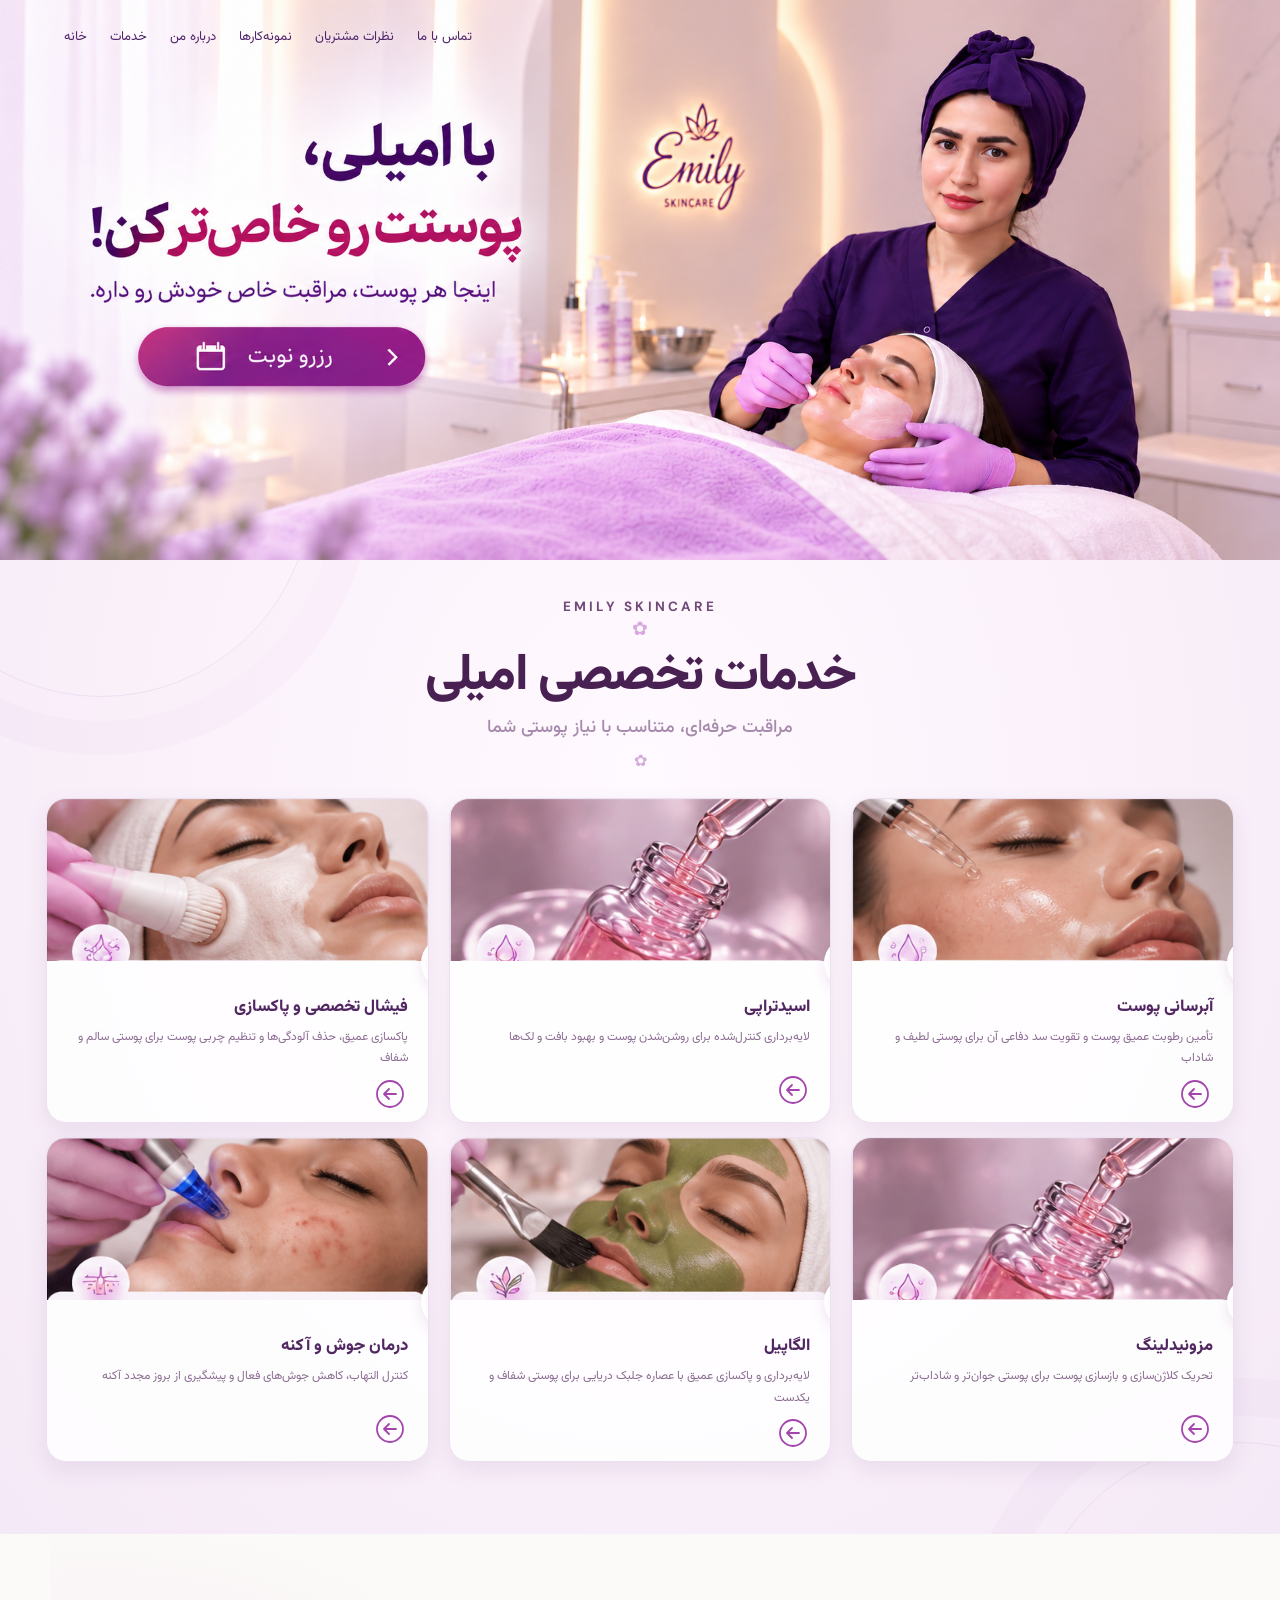
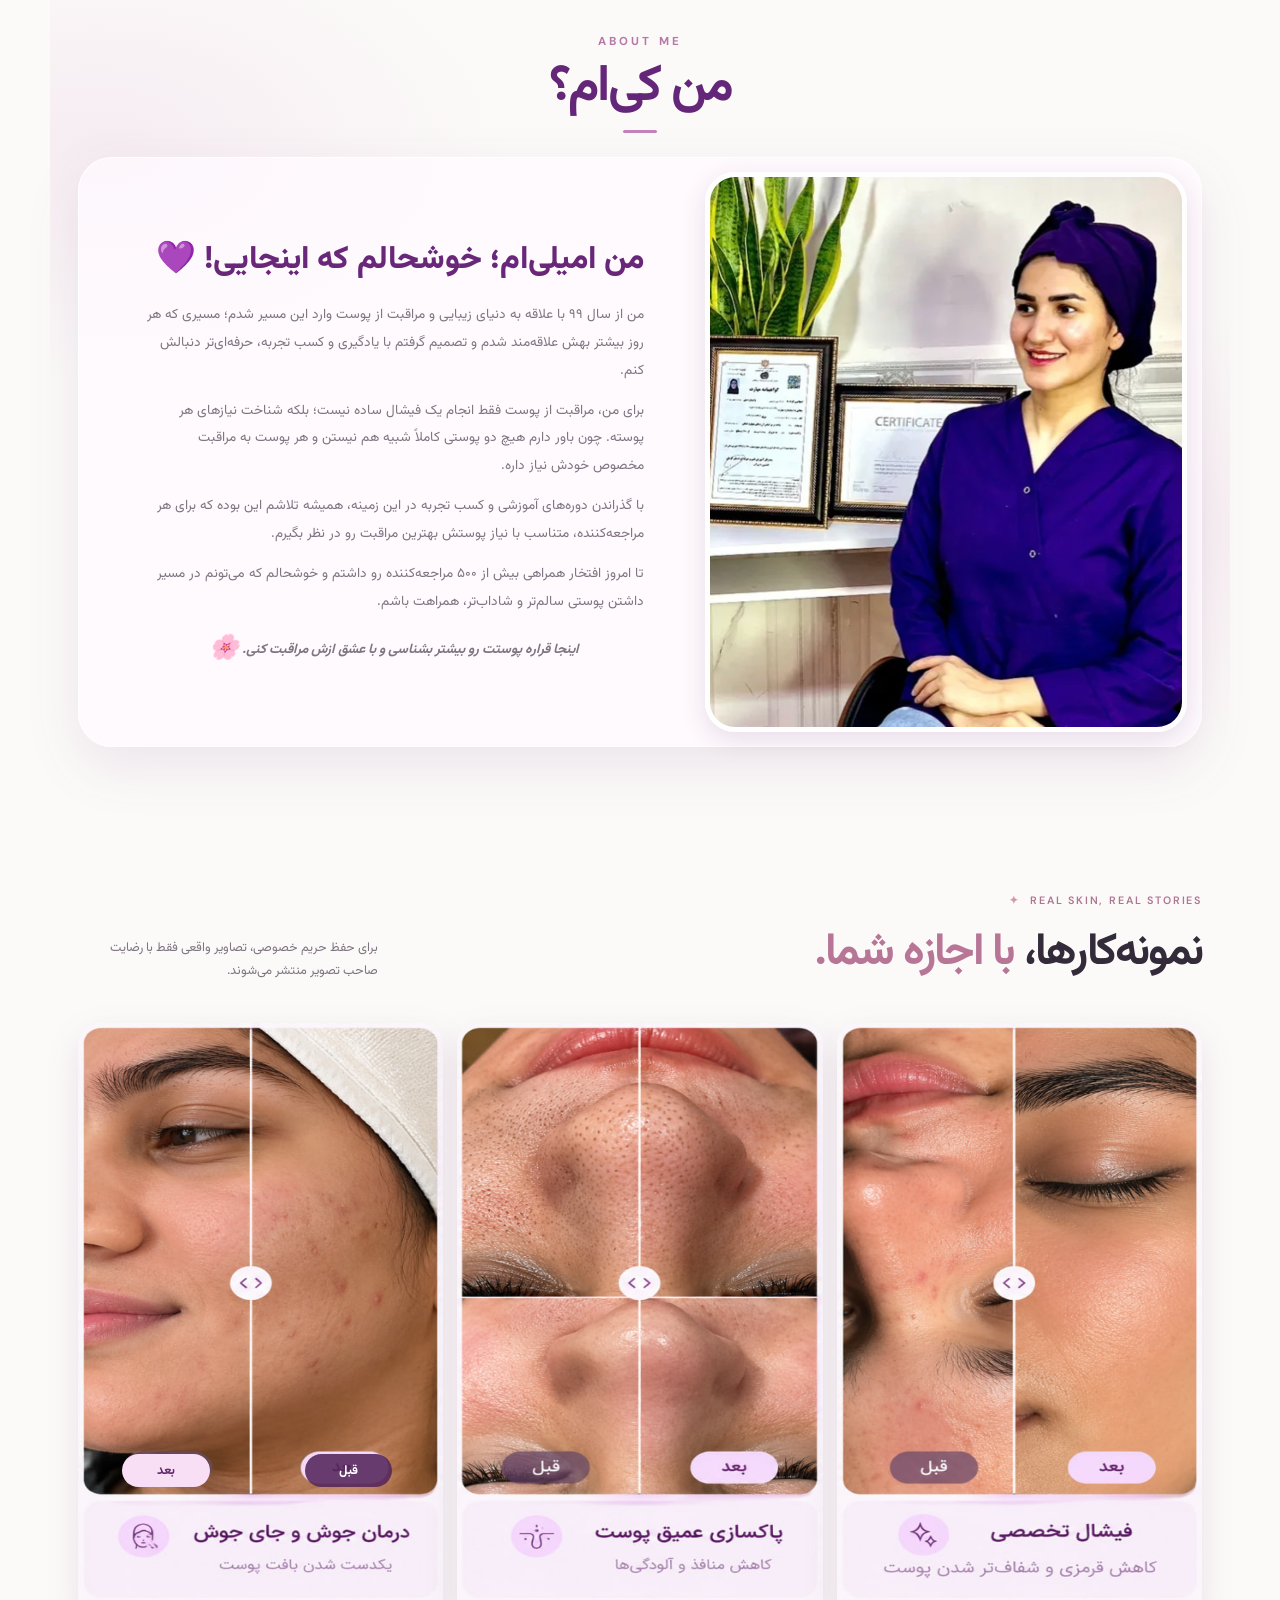
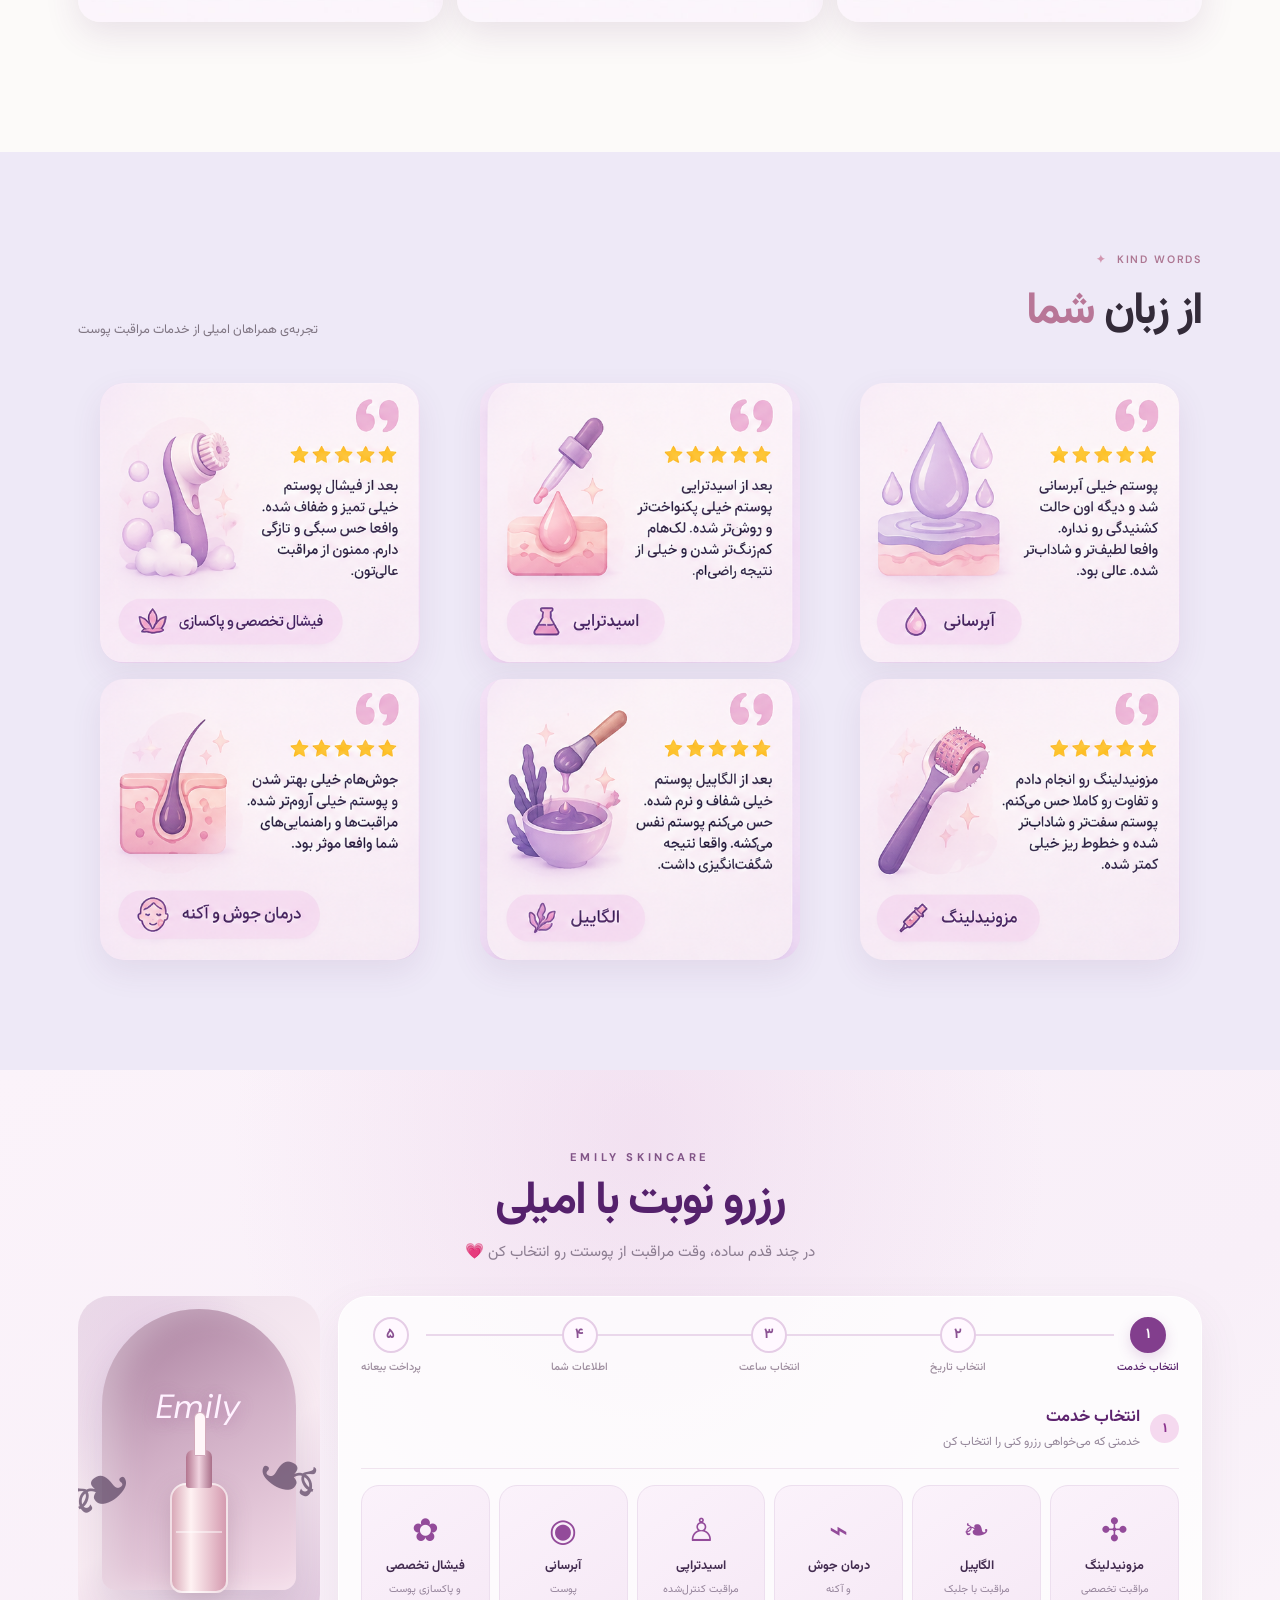
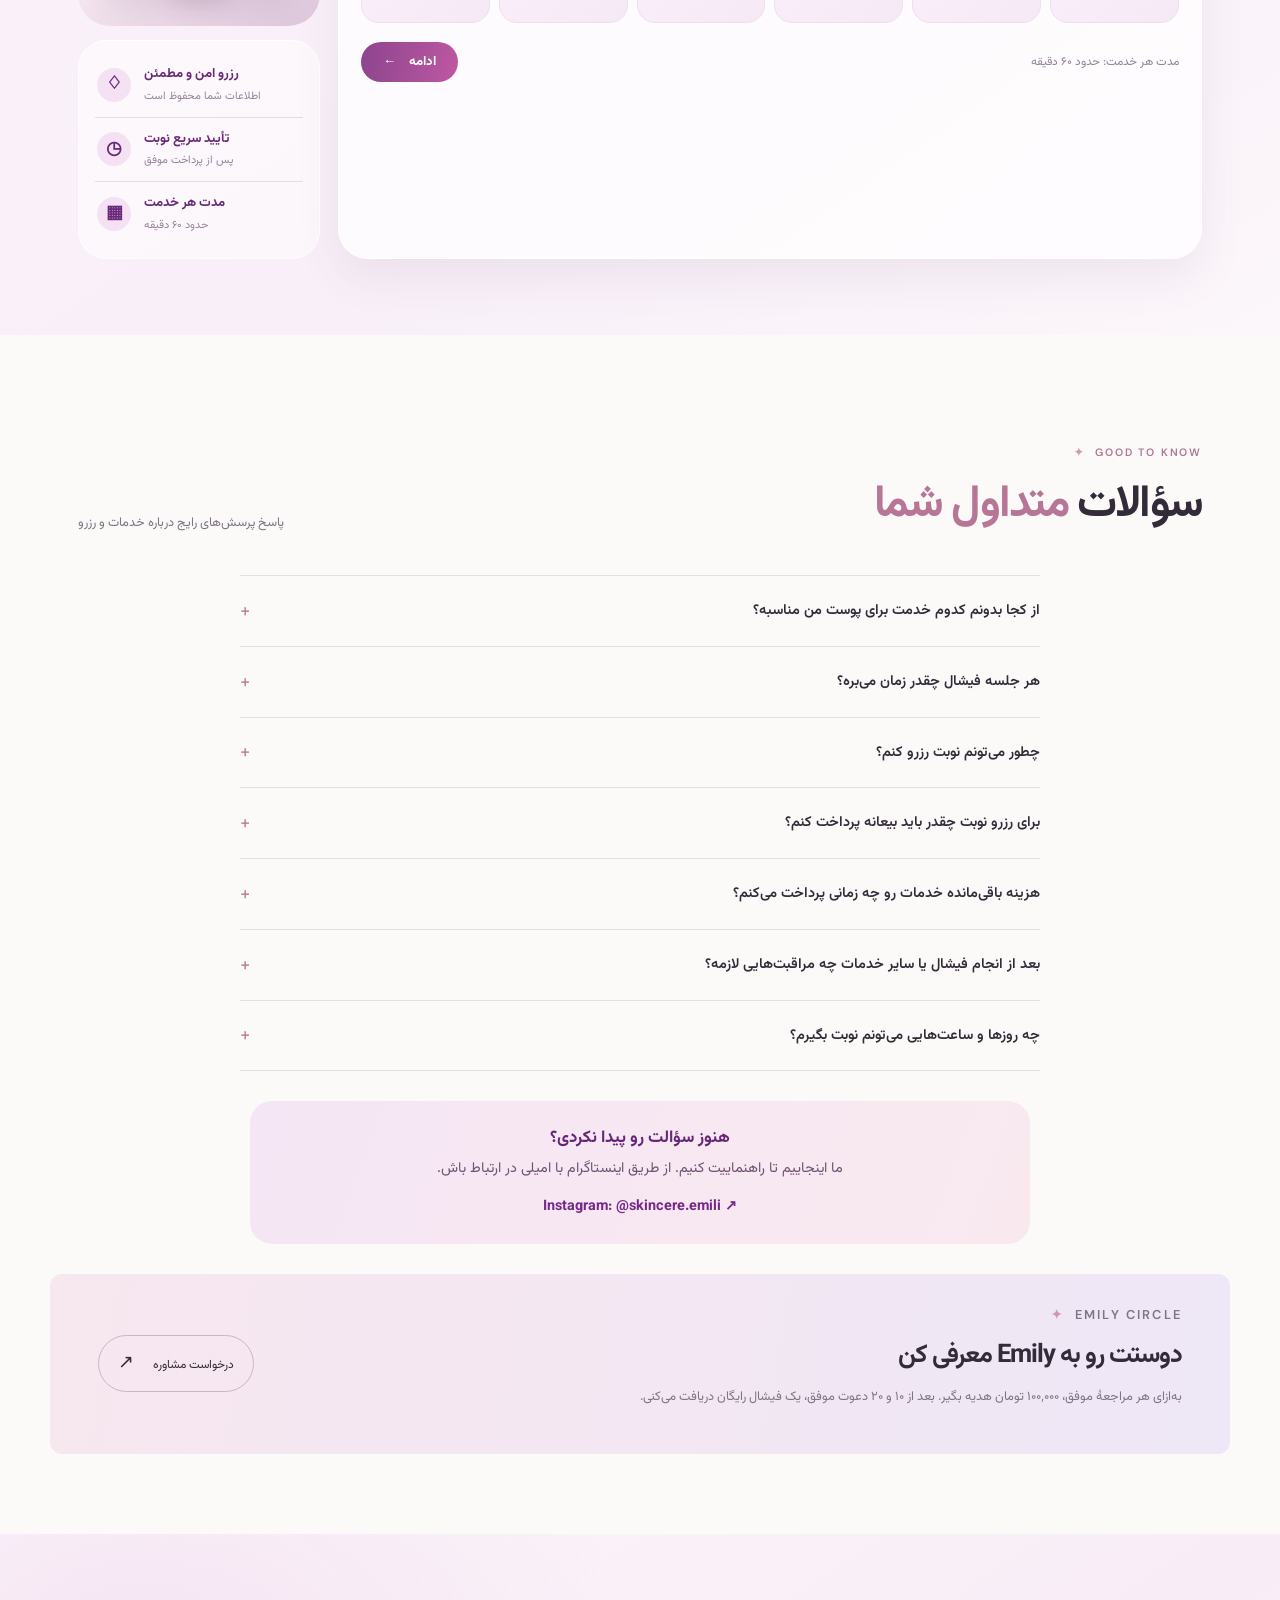
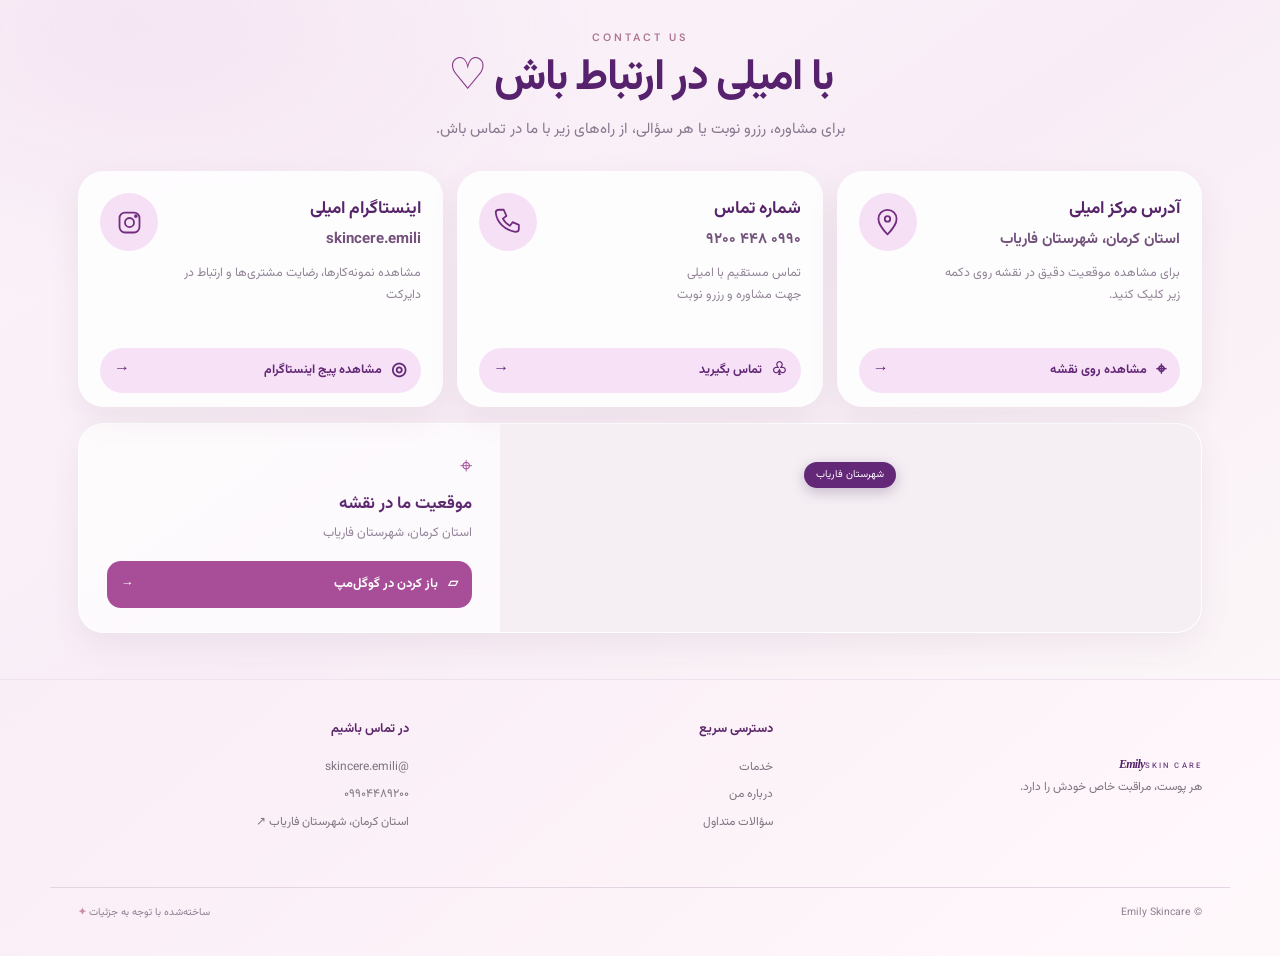
<file: index.html>
<!doctype html>
<html lang="fa" dir="rtl">
<head>
  <meta charset="utf-8" />
  <meta name="viewport" content="width=device-width, initial-scale=1" />
  <meta name="description" content="Emily Skincare؛ مراقبت شخصی از پوست با رویکردی آرام، دقیق و متناسب با نیاز هر فرد." />
  <title>امیلی اسکین‌کر | مراقبت خاص برای هر پوست</title>
  <link rel="preconnect" href="https://fonts.googleapis.com">
  <link rel="preconnect" href="https://fonts.gstatic.com" crossorigin>
  <link href="https://fonts.googleapis.com/css2?family=DM+Sans:wght@400;500;600;700&family=Vazirmatn:wght@400;500;600;700;800&display=swap" rel="stylesheet">
  <link rel="stylesheet" href="styles.css" />
</head>
<body>
  <div class="announcement">برای دریافت مشاوره و هماهنگی نوبت، از طریق اینستاگرام با ما در تماس باشید <span>✦</span></div>
  <header class="site-header" id="top">
    <button class="menu-toggle" aria-expanded="false" aria-controls="main-nav"><span></span><span></span><span></span><b>منو</b></button>
    <nav id="main-nav" class="main-nav" aria-label="ناوبری اصلی">
      <a href="#top">خانه</a><a href="#services">خدمات</a><a href="#about">درباره من</a><a href="#work">نمونه‌کارها</a><a href="#testimonials">نظرات مشتریان</a><a href="#contact">تماس با ما</a>
    </nav>
  </header>
  <main>
    <section class="exact-hero" aria-labelledby="hero-title">
      <h1 id="hero-title" class="visually-hidden">با امیلی، پوستت رو خاص‌تر کن!</h1>
      <p class="visually-hidden">اینجا هر پوست، مراقبت خاص خودش رو داره.</p>
      <picture><img src="hero-reference-exact.png" alt="امیلی هنگام مراقبت پوست، در فضای صورتی و بنفش سالن با لوگوی Emily Skincare روی دیوار" fetchpriority="high" width="1896" height="830"></picture>
      <a class="exact-booking" href="#booking" aria-label="رزرو نوبت"></a>
      <a class="exact-menu" href="#services" aria-label="مشاهده خدمات"></a>
    </section>
    <section class="services-showcase section-block" id="services" aria-labelledby="services-title">
      <div class="services-inner">
        <header class="services-heading">
          <p class="services-brand">EMILY SKINCARE</p>
          <span class="services-flourish" aria-hidden="true">✿</span>
          <h2 id="services-title">خدمات تخصصی امیلی</h2>
          <p class="services-subtitle">مراقبت حرفه‌ای، متناسب با نیاز پوستی شما</p>
          <span class="services-flourish services-flourish-bottom" aria-hidden="true">✿</span>
        </header>
        <div class="service-grid">
          <a class="service-card service-card--hydration reveal" href="services/hydration.html" aria-label="مشاهده جزئیات خدمت آبرسانی پوست">
            <div class="service-photo crop-hydration" role="img" aria-label="آبرسانی و مراقبت از پوست"></div>
            <span class="service-icon-badge" aria-hidden="true"><svg viewBox="0 0 32 32"><path d="M16 4C12 10 7 15 7 20a9 9 0 0 0 18 0c0-5-5-10-9-16Z"/><path d="M12 21a4 4 0 0 0 4 4"/></svg></span>
            <div class="service-copy"><h3>آبرسانی پوست</h3><p>تأمین رطوبت عمیق پوست و تقویت سد دفاعی آن برای پوستی لطیف و شاداب</p><span class="details-button" aria-hidden="true"><svg viewBox="0 0 32 32" aria-hidden="true"><circle cx="16" cy="16" r="13"/><path d="M22 16H10m0 0 5-5m-5 5 5 5"/></svg></span></div>
          </a>
          <a class="service-card service-card--acid reveal" href="services/acid-therapy.html" aria-label="مشاهده جزئیات خدمت اسیدتراپی">
            <div class="service-photo crop-acid" role="img" aria-label="سرم مورد استفاده در اسیدتراپی"></div>
            <span class="service-icon-badge" aria-hidden="true"><svg viewBox="0 0 32 32"><path d="M16 4C12 10 7 15 7 20a9 9 0 0 0 18 0c0-5-5-10-9-16Z"/><path d="M11 21c1 3 3 4 5 4"/></svg></span>
            <div class="service-copy"><h3>اسیدتراپی</h3><p>لایه‌برداری کنترل‌شده برای روشن‌شدن پوست و بهبود بافت و لک‌ها</p><span class="details-button" aria-hidden="true"><svg viewBox="0 0 32 32" aria-hidden="true"><circle cx="16" cy="16" r="13"/><path d="M22 16H10m0 0 5-5m-5 5 5 5"/></svg></span></div>
          </a>
          <a class="service-card service-card--facial reveal" href="services/facial-cleansing.html" aria-label="مشاهده جزئیات خدمت فیشال تخصصی و پاکسازی">
            <div class="service-photo crop-facial" role="img" aria-label="پاکسازی و فیشال تخصصی پوست"></div>
            <span class="service-icon-badge" aria-hidden="true"><svg viewBox="0 0 32 32"><path d="M16 4 18 12 26 14 18 16 16 24 14 16 6 14 14 12Z"/><path d="m25 22 1 3 3 1-3 1-1 3-1-3-3-1 3-1Z"/></svg></span>
            <div class="service-copy"><h3>فیشال تخصصی و پاکسازی</h3><p>پاکسازی عمیق، حذف آلودگی‌ها و تنظیم چربی پوست برای پوستی سالم و شفاف</p><span class="details-button" aria-hidden="true"><svg viewBox="0 0 32 32" aria-hidden="true"><circle cx="16" cy="16" r="13"/><path d="M22 16H10m0 0 5-5m-5 5 5 5"/></svg></span></div>
          </a>
          <a class="service-card service-card--meso reveal" href="services/mesoneedling.html" aria-label="مشاهده جزئیات خدمت مزونیدلینگ">
            <div class="service-photo crop-meso" role="img" aria-label="محصول مراقبتی مورد استفاده برای مزونیدلینگ"></div>
            <span class="service-icon-badge" aria-hidden="true"><svg viewBox="0 0 32 32"><path d="M16 4v24M4 16h24M8 8l16 16m0-16L8 24"/><circle cx="16" cy="16" r="4"/></svg></span>
            <div class="service-copy"><h3>مزونیدلینگ</h3><p>تحریک کلاژن‌سازی و بازسازی پوست برای پوستی جوان‌تر و شاداب‌تر</p><span class="details-button" aria-hidden="true"><svg viewBox="0 0 32 32" aria-hidden="true"><circle cx="16" cy="16" r="13"/><path d="M22 16H10m0 0 5-5m-5 5 5 5"/></svg></span></div>
          </a>
          <a class="service-card service-card--algae reveal" href="services/algapil.html" aria-label="مشاهده جزئیات خدمت الگاپیل">
            <div class="service-photo crop-algae" role="img" aria-label="ماسک جلبک برای مراقبت پوست"></div>
            <span class="service-icon-badge" aria-hidden="true"><svg viewBox="0 0 32 32"><path d="M16 28V7m0 10C9 18 7 13 7 9c6 0 9 3 9 8Zm0 4c7 0 9-5 9-9-6 0-9 3-9 9Z"/></svg></span>
            <div class="service-copy"><h3>الگاپیل</h3><p>لایه‌برداری و پاکسازی عمیق با عصاره جلبک دریایی برای پوستی شفاف و یکدست</p><span class="details-button" aria-hidden="true"><svg viewBox="0 0 32 32" aria-hidden="true"><circle cx="16" cy="16" r="13"/><path d="M22 16H10m0 0 5-5m-5 5 5 5"/></svg></span></div>
          </a>
          <a class="service-card service-card--acne reveal" href="services/acne-care.html" aria-label="مشاهده جزئیات خدمت درمان جوش و آکنه">
            <div class="service-photo crop-acne" role="img" aria-label="مراقبت تخصصی از پوست مستعد جوش"></div>
            <span class="service-icon-badge" aria-hidden="true"><svg viewBox="0 0 32 32"><path d="M16 4a11 11 0 0 0-8 18l-1 5 5-2a11 11 0 1 0 4-21Z"/><path d="M12 14h.1M20 14h.1m-8 5c2 2 5 2 8 0"/></svg></span>
            <div class="service-copy"><h3>درمان جوش و آکنه</h3><p>کنترل التهاب، کاهش جوش‌های فعال و پیشگیری از بروز مجدد آکنه</p><span class="details-button" aria-hidden="true"><svg viewBox="0 0 32 32" aria-hidden="true"><circle cx="16" cy="16" r="13"/><path d="M22 16H10m0 0 5-5m-5 5 5 5"/></svg></span></div>
          </a>
        </div>
      </div>
    </section>
    <section class="about-section section-block" id="about" aria-labelledby="about-title">
      <div class="about-heading reveal"><p class="about-eyebrow">ABOUT ME</p><h2 id="about-title">من کی‌ام؟</h2><span class="about-heading-mark" aria-hidden="true"></span></div>
      <div class="about-intro-card reveal">
        <div class="about-photo-wrap"><img class="about-photo" src="about-emily.jpg" alt="امیلی در فضای کارش، با روپوش بنفش و پس‌زمینه‌ی واقعی عکس خودش" loading="lazy" width="945" height="2048"></div>
        <div class="about-copy">
          <h3 class="about-greeting">من امیلی‌ام؛ خوشحالم که اینجایی! <span aria-hidden="true">💜</span></h3>
          <p class="about-lead">من از سال ۹۹ با علاقه به دنیای زیبایی و مراقبت از پوست وارد این مسیر شدم؛ مسیری که هر روز بیشتر بهش علاقه‌مند شدم و تصمیم گرفتم با یادگیری و کسب تجربه، حرفه‌ای‌تر دنبالش کنم.</p>
          <p class="about-lead">برای من، مراقبت از پوست فقط انجام یک فیشال ساده نیست؛ بلکه شناخت نیازهای هر پوسته. چون باور دارم هیچ دو پوستی کاملاً شبیه هم نیستن و هر پوست به مراقبت مخصوص خودش نیاز داره.</p>
          <p class="about-lead">با گذراندن دوره‌های آموزشی و کسب تجربه در این زمینه، همیشه تلاشم این بوده که برای هر مراجعه‌کننده، متناسب با نیاز پوستش بهترین مراقبت رو در نظر بگیرم.</p>
          <p class="about-lead">تا امروز افتخار همراهی بیش از ۵۰۰ مراجعه‌کننده رو داشتم و خوشحالم که می‌تونم در مسیر داشتن پوستی سالم‌تر و شاداب‌تر، همراهت باشم.</p>
          <p class="about-signoff"><strong>اینجا قراره پوستت رو بیشتر بشناسی و با عشق ازش مراقبت کنی. <span aria-hidden="true">🌸</span></strong></p>
        </div>
      </div>
    </section>
    <section class="section-shell section-block" id="work"><div class="section-heading reveal"><div><p class="eyebrow">REAL SKIN, REAL STORIES <span>✦</span></p><h2>نمونه‌کارها، <em>با اجازه شما.</em></h2></div><p>برای حفظ حریم خصوصی، تصاویر واقعی فقط با رضایت صاحب تصویر منتشر می‌شوند.</p></div><div class="work-gallery reveal" aria-label="نمونه‌های مراقبت پوست">
      <article class="work-sample work-sample--acne" role="img" aria-label="درمان جوش و جای جوش؛ برچسب‌های قبل و بعد اصلاح شده‌اند"></article>
      <article class="work-sample work-sample--cleansing" role="img" aria-label="پاکسازی عمیق پوست؛ کاهش منافذ و آلودگی‌ها"></article>
      <article class="work-sample work-sample--facial" role="img" aria-label="فیشال تخصصی؛ کاهش قرمزی و شفاف‌تر شدن پوست"></article>
    </div></section>
    <section class="testimonials section-block" id="testimonials"><div class="section-shell"><div class="section-heading reveal"><div><p class="eyebrow">KIND WORDS <span>✦</span></p><h2>از زبان <em>شما</em></h2></div><p>تجربه‌ی همراهان امیلی از خدمات مراقبت پوست</p></div><div class="testimonial-grid" role="region" aria-label="کارت‌های رضایت مشتریان؛ برای دیدن همه کارت‌ها افقی بکشید" tabindex="0">
      <article class="testimonial-card testimonial-sprite review-facial" role="img" aria-label="پنج ستاره؛ نظر درباره فیشال تخصصی و پاکسازی: بعد از فیشال پوستم خیلی تمیز و شفاف شده، حس سبکی و تازگی دارم. ممنون از مراقبت عالیتون."></article>
      <article class="testimonial-card testimonial-sprite review-acid" role="img" aria-label="پنج ستاره؛ نظر درباره اسیدتراپی: پوستم یکدست‌تر و روشن‌تر شده و لک‌هایم کم‌رنگ‌تر شده‌اند."></article>
      <article class="testimonial-card testimonial-sprite review-hydration" role="img" aria-label="پنج ستاره؛ نظر درباره آبرسانی: پوستم آبرسانی شده و حالت کشیدگی ندارد، لطیف‌تر و شاداب‌تر شده."></article>
      <article class="testimonial-card testimonial-sprite review-acne" role="img" aria-label="پنج ستاره؛ نظر درباره درمان جوش و آکنه: جوش‌هایم بهتر شده‌اند و پوستم آرام‌تر شده، راهنمایی‌ها مؤثر بوده‌اند."></article>
      <article class="testimonial-card testimonial-sprite review-algae" role="img" aria-label="پنج ستاره؛ نظر درباره الگاپیل: پوستم شفاف و نرم شده و نتیجه برایم شگفت‌انگیز بوده."></article>
      <article class="testimonial-card testimonial-sprite review-meso" role="img" aria-label="پنج ستاره؛ نظر درباره مزونیدلینگ: تفاوت را حس می‌کنم و پوستم شاداب‌تر شده."></article>
    </div></div></section>
    <section class="booking booking-wizard-section section-block" id="booking" aria-labelledby="booking-title">
      <div class="section-shell">
        <header class="booking-heading reveal"><p class="services-brand">EMILY SKINCARE</p><h2 id="booking-title">رزرو نوبت با امیلی</h2><p>در چند قدم ساده، وقت مراقبت از پوستت رو انتخاب کن <span aria-hidden="true">💗</span></p></header>
        <div class="booking-layout">
          <aside class="booking-aside reveal"><div class="booking-aside-art" aria-hidden="true"><span class="booking-brand-script">Emily</span><span class="booking-bottle"><i></i></span><span class="booking-leaf booking-leaf-one">❧</span><span class="booking-leaf booking-leaf-two">❧</span></div><div class="booking-trust"><p><b>♢</b><span><strong>رزرو امن و مطمئن</strong><small>اطلاعات شما محفوظ است</small></span></p><p><b>◷</b><span><strong>تأیید سریع نوبت</strong><small>پس از پرداخت موفق</small></span></p><p><b>▦</b><span><strong>مدت هر خدمت</strong><small>حدود ۶۰ دقیقه</small></span></p></div></aside>
          <div class="booking-main reveal">
            <ol class="booking-steps" aria-label="مراحل رزرو"><li class="active" data-step-indicator="1"><span>۱</span><b>انتخاب خدمت</b></li><li data-step-indicator="2"><span>۲</span><b>انتخاب تاریخ</b></li><li data-step-indicator="3"><span>۳</span><b>انتخاب ساعت</b></li><li data-step-indicator="4"><span>۴</span><b>اطلاعات شما</b></li><li data-step-indicator="5"><span>۵</span><b>پرداخت بیعانه</b></li></ol>
            <form id="booking-wizard" novalidate>
              <section class="booking-step-panel active" data-step="1" aria-labelledby="booking-services-title"><div class="booking-panel-heading"><span class="step-bubble">۱</span><div><h3 id="booking-services-title">انتخاب خدمت</h3><p>خدمتی که می‌خواهی رزرو کنی را انتخاب کن</p></div></div><div class="booking-service-options">
                <button type="button" class="booking-service-option" data-service="facial" data-service-name="فیشال تخصصی و پاکسازی"><span>✿</span><b>فیشال تخصصی</b><small>و پاکسازی پوست</small></button>
                <button type="button" class="booking-service-option" data-service="hydration" data-service-name="آبرسانی پوست"><span>◉</span><b>آبرسانی</b><small>پوست</small></button>
                <button type="button" class="booking-service-option" data-service="acid" data-service-name="اسیدتراپی"><span>♙</span><b>اسیدتراپی</b><small>مراقبت کنترل‌شده</small></button>
                <button type="button" class="booking-service-option" data-service="acne" data-service-name="درمان جوش و آکنه"><span>⌁</span><b>درمان جوش</b><small>و آکنه</small></button>
                <button type="button" class="booking-service-option" data-service="algapil" data-service-name="الگاپیل"><span>❧</span><b>الگاپیل</b><small>مراقبت با جلبک</small></button>
                <button type="button" class="booking-service-option" data-service="mesoneedling" data-service-name="مزونیدلینگ"><span>✣</span><b>مزونیدلینگ</b><small>مراقبت تخصصی</small></button>
              </div><div class="booking-step-actions"><span class="booking-duration">مدت هر خدمت: حدود ۶۰ دقیقه</span><button type="button" class="booking-next" data-next>ادامه <span>←</span></button></div></section>
              <section class="booking-step-panel" data-step="2" aria-labelledby="booking-date-title" hidden><div class="booking-panel-heading"><span class="step-bubble">۲</span><div><h3 id="booking-date-title">انتخاب تاریخ</h3><p>روز موردنظرت را از تقویم شمسی انتخاب کن</p></div></div><div class="jalali-calendar"><div class="calendar-toolbar"><button type="button" data-calendar-prev aria-label="ماه قبل">‹</button><strong id="jalali-month-label"></strong><button type="button" data-calendar-next aria-label="ماه بعد">›</button></div><div class="calendar-weekdays" aria-hidden="true"><span>ش</span><span>ی</span><span>د</span><span>س</span><span>چ</span><span>پ</span><span>ج</span></div><div class="calendar-days" id="jalali-calendar-days" role="group" aria-label="انتخاب روز"></div></div><p class="booking-inline-message" id="calendar-message" aria-live="polite">روزهای گذشته و جمعه‌ها قابل انتخاب نیستند.</p><div class="booking-step-actions"><button type="button" class="booking-back" data-back>مرحله قبل</button><button type="button" class="booking-next" data-next>ادامه <span>←</span></button></div></section>
              <section class="booking-step-panel" data-step="3" aria-labelledby="booking-time-title" hidden><div class="booking-panel-heading"><span class="step-bubble">۳</span><div><h3 id="booking-time-title">انتخاب ساعت</h3><p>فقط ساعت‌های آزاد در این بخش نمایش داده می‌شوند</p></div></div><div class="available-times" id="available-times" aria-live="polite"><p class="booking-api-note">برای بررسی ساعت‌های آزاد، سامانه‌ی رزرو باید به تقویم نوبت‌ها وصل باشد. هنوز ساعتی رزرو نشده است.</p></div><div class="booking-step-actions"><button type="button" class="booking-back" data-back>مرحله قبل</button><button type="button" class="booking-next" data-next>ادامه <span>←</span></button></div></section>
              <section class="booking-step-panel" data-step="4" aria-labelledby="booking-details-title" hidden><div class="booking-panel-heading"><span class="step-bubble">۴</span><div><h3 id="booking-details-title">اطلاعات شما</h3><p>برای نهایی کردن نوبت، اطلاعاتت را وارد کن</p></div></div><div class="booking-fields"><label>نام و نام خانوادگی<input name="name" autocomplete="name" required placeholder="نام شما" /></label><label>شماره موبایل<input name="phone" type="tel" inputmode="tel" autocomplete="tel" required pattern="[0-9۰-۹٠-٩+() -]{10,18}" placeholder="۰۹۱۲۳۴۵۶۷۸۹" /></label></div><div class="booking-step-actions"><button type="button" class="booking-back" data-back>مرحله قبل</button><button type="button" class="booking-next" data-next>ادامه <span>←</span></button></div></section>
              <section class="booking-step-panel" data-step="5" aria-labelledby="booking-payment-title" hidden><div class="booking-panel-heading"><span class="step-bubble">۵</span><div><h3 id="booking-payment-title">پرداخت بیعانه</h3><p>با پرداخت موفق، درخواست برای تأیید نوبت به سامانه ارسال می‌شود</p></div></div><div class="booking-summary" id="booking-summary"></div><div class="deposit-box"><span>مبلغ بیعانه</span><strong>۲۰۰٬۰۰۰ تومان</strong></div><p class="booking-inline-message" id="booking-submit-message" role="status">درگاه پرداخت و سامانه‌ی ثبت نوبت هنوز به این سایت متصل نشده‌اند؛ پرداخت یا ثبت نمایشی انجام نمی‌شود.</p><div class="booking-step-actions"><button type="button" class="booking-back" data-back>مرحله قبل</button><button type="submit" class="booking-pay">پرداخت و ثبت نوبت <span>←</span></button></div></section>
            </form>
          </div>
        </div>
      </div>
    </section>
    <section class="section-shell section-block faq-section" id="faq"><div class="section-heading reveal"><div><p class="eyebrow">GOOD TO KNOW <span>✦</span></p><h2>سؤالات <em>متداول شما</em></h2></div><p>پاسخ پرسش‌های رایج درباره خدمات و رزرو</p></div><div class="faq-list">
      <details class="reveal" name="emily-faq"><summary>از کجا بدونم کدوم خدمت برای پوست من مناسبه؟ <span>+</span></summary><p>هر پوستی نیازهای خاص خودش رو داره. قبل از انتخاب خدمت، می‌تونی با امیلی درباره نوع پوست و نیازهاش مشورت کنی تا مناسب‌ترین روش مراقبت رو انتخاب کنی.</p></details>
      <details class="reveal" name="emily-faq"><summary>هر جلسه فیشال چقدر زمان می‌بره؟ <span>+</span></summary><p>مدت زمان هر جلسه خدمات امیلی حدود یک ساعته تا فرصت کافی برای انجام مراحل مراقبت از پوست وجود داشته باشه.</p></details>
      <details class="reveal" name="emily-faq"><summary>چطور می‌تونم نوبت رزرو کنم؟ <span>+</span></summary><p>از بخش رزرو نوبت، خدمت موردنظرت رو انتخاب کن و زمان دلخواهت رو ببین. ثبت نهایی نوبت و پرداخت آنلاین هنوز فعال نیست؛ برای هماهنگی قطعی از طریق اینستاگرام به امیلی پیام بده.</p></details>
      <details class="reveal" name="emily-faq"><summary>برای رزرو نوبت چقدر باید بیعانه پرداخت کنم؟ <span>+</span></summary><p>بیعانه رزرو ۲۰۰ هزار تومان است. پرداخت آنلاین در سایت هنوز فعال نیست؛ برای هماهنگی و روش پرداخت با امیلی در اینستاگرام در ارتباط باش.</p></details>
      <details class="reveal" name="emily-faq"><summary>هزینه باقی‌مانده خدمات رو چه زمانی پرداخت می‌کنم؟ <span>+</span></summary><p>بعد از انجام خدمت، هزینه نهایی مشخص می‌شه و باقی‌مانده مبلغ طبق روش پرداختی که با امیلی هماهنگ کردی تسویه می‌شه.</p></details>
      <details class="reveal" name="emily-faq"><summary>بعد از انجام فیشال یا سایر خدمات چه مراقبت‌هایی لازمه؟ <span>+</span></summary><p>هر خدمت مراقبت‌های مخصوص خودش رو داره. بعد از انجام کار، راهنمایی‌های لازم درباره مراقبت‌های بعد از خدمت بهت داده می‌شه تا بهتر از پوستت مراقبت کنی.</p></details>
      <details class="reveal" name="emily-faq"><summary>چه روزها و ساعت‌هایی می‌تونم نوبت بگیرم؟ <span>+</span></summary><p>امیلی از شنبه تا پنجشنبه در دو بازه زمانی پذیرای شماست:<br>صبح: ۹ تا ۱۲<br>عصر: ۱۶ تا ۲۰<br>برای هماهنگی زمان در دسترس، از طریق اینستاگرام پیام بده.</p></details>
    </div><div class="faq-contact reveal"><p><strong>هنوز سؤالت رو پیدا نکردی؟</strong><br>ما اینجاییم تا راهنماییت کنیم. از طریق اینستاگرام با امیلی در ارتباط باش.</p><a href="https://www.instagram.com/skincere.emili/" target="_blank" rel="noreferrer">Instagram: @skincere.emili ↗</a></div></section>
    <section class="referral section-shell" id="referral"><div><p class="eyebrow">EMILY CIRCLE <span>✦</span></p><h2>دوستت رو به Emily معرفی کن</h2><p>به‌ازای هر مراجعهٔ موفق، ۱۰۰٬۰۰۰ تومان هدیه بگیر. بعد از ۱۰ و ۲۰ دعوت موفق، یک فیشال رایگان دریافت می‌کنی.</p></div><a class="outline-button" href="#booking">درخواست مشاوره <span>↗</span></a></section>
    <section class="contact-section section-block" id="contact" aria-labelledby="contact-title">
      <div class="section-shell">
        <header class="contact-heading reveal"><p class="eyebrow">CONTACT US</p><h2 id="contact-title">با امیلی در ارتباط باش <span aria-hidden="true">♡</span></h2><p>برای مشاوره، رزرو نوبت یا هر سؤالی، از راه‌های زیر با ما در تماس باش.</p></header>
        <div class="contact-cards">
          <article class="contact-card reveal"><span class="contact-icon" aria-hidden="true"><svg viewBox="0 0 32 32"><rect x="5" y="5" width="22" height="22" rx="6"/><circle cx="16" cy="16" r="5"/><circle cx="23" cy="9" r="1"/></svg></span><div class="contact-card-copy"><h3>اینستاگرام امیلی</h3><p class="contact-card-value">skincere.emili</p><p>مشاهده نمونه‌کارها، رضایت مشتری‌ها و ارتباط در دایرکت</p></div><a class="contact-card-link" href="https://www.instagram.com/skincere.emili/" target="_blank" rel="noreferrer"><span>◎</span> مشاهده پیج اینستاگرام <b>→</b></a></article>
          <article class="contact-card reveal"><span class="contact-icon" aria-hidden="true"><svg viewBox="0 0 32 32"><path d="M8 4h5l3 7-4 3c2 4 4 6 8 8l3-4 7 3v5c0 2-2 3-4 3C14 27 5 18 4 7c0-2 2-3 4-3Z" transform="translate(-2 -2) scale(.98)"/></svg></span><div class="contact-card-copy"><h3>شماره تماس</h3><a class="contact-card-value" href="tel:09904489200">۰۹۹۰ ۴۴۸ ۹۲۰۰</a><p>تماس مستقیم با امیلی<br>جهت مشاوره و رزرو نوبت</p></div><a class="contact-card-link" href="tel:09904489200"><span>♧</span> تماس بگیرید <b>→</b></a></article>
          <article class="contact-card reveal"><span class="contact-icon" aria-hidden="true"><svg viewBox="0 0 32 32"><path d="M16 29s10-10 10-17a10 10 0 1 0-20 0c0 7 10 17 10 17Z"/><circle cx="16" cy="12" r="3"/></svg></span><div class="contact-card-copy"><h3>آدرس مرکز امیلی</h3><p class="contact-card-value">استان کرمان، شهرستان فاریاب</p><p>برای مشاهده موقعیت دقیق در نقشه روی دکمه زیر کلیک کنید.</p></div><a class="contact-card-link" href="https://www.google.com/maps/search/?api=1&amp;query=Faryab%2C%20Kerman" target="_blank" rel="noreferrer"><span>⌖</span> مشاهده روی نقشه <b>→</b></a></article>
        </div>
        <div class="contact-map reveal"><div class="contact-map-copy"><span class="map-pin" aria-hidden="true">⌖</span><h3>موقعیت ما در نقشه</h3><p>استان کرمان، شهرستان فاریاب</p><a class="map-open" href="https://www.google.com/maps/search/?api=1&amp;query=Faryab%2C%20Kerman" target="_blank" rel="noreferrer"><span>▱</span> باز کردن در گوگل‌مپ <b>→</b></a></div><div class="contact-map-frame"><iframe title="نقشه شهرستان فاریاب در استان کرمان" src="https://maps.google.com/maps?q=Faryab%2C%20Kerman%2C%20Iran&amp;z=10&amp;output=embed" loading="lazy" referrerpolicy="no-referrer-when-downgrade"></iframe><span class="map-label">شهرستان فاریاب</span></div></div>
      </div>
    </section>
  </main>
  <footer class="site-footer"><div class="section-shell footer-grid"><div><a class="brand footer-brand" href="#top"><span>Emily</span><small>SKIN CARE</small></a><p>هر پوست، مراقبت خاص خودش را دارد.</p></div><div><h3>دسترسی سریع</h3><a href="#services">خدمات</a><a href="#about">درباره من</a><a href="#faq">سؤالات متداول</a></div><div><h3>در تماس باشیم</h3><a href="https://www.instagram.com/skincere.emili/" target="_blank" rel="noreferrer">@skincere.emili</a><a href="tel:09904489200">۰۹۹۰۴۴۸۹۲۰۰</a><a href="https://www.google.com/maps/search/?api=1&query=Faryab%2C%20Kerman" target="_blank" rel="noreferrer">استان کرمان، شهرستان فاریاب ↗</a></div></div><div class="footer-bottom section-shell"><span>© Emily Skincare</span><span>ساخته‌شده با توجه به جزئیات <b>✦</b></span></div></footer>
  <script src="script.js"></script>
</body>
</html>
</file>
<file: styles.css>
:root{--ink:#332b39;--muted:#7f7582;--pink:#f6dfe7;--pink-deep:#eab7ca;--lav:#eee9f7;--cream:#fcfaf9;--line:#eadfe6;--white:#fff;--shadow:0 20px 60px rgba(107,75,103,.12)}*{box-sizing:border-box}html{scroll-behavior:smooth}body{margin:0;color:var(--ink);background:var(--cream);font-family:Vazirmatn,Arial,sans-serif;line-height:1.8}a{color:inherit;text-decoration:none}button{font:inherit;color:inherit}.announcement{background:var(--ink);color:#fff;text-align:center;font-size:.75rem;letter-spacing:.02em;padding:.45rem 1rem}.announcement span{color:var(--pink-deep);margin:0 .4rem}.site-header{height:90px;display:flex;align-items:center;justify-content:space-between;max-width:1240px;margin:auto;padding:0 28px;position:relative;z-index:5}.brand{display:flex;flex-direction:column;line-height:1;color:var(--ink);letter-spacing:.16em;font-family:"DM Sans",sans-serif;font-weight:700;font-size:1.3rem}.brand small{font:500 .42rem Vazirmatn,sans-serif;letter-spacing:.25em;margin-top:.45rem;color:var(--muted)}.main-nav{display:flex;align-items:center;gap:2.2rem;font-size:.85rem;color:#5b5261}.main-nav a:not(.nav-cta){transition:color .25s}.main-nav a:not(.nav-cta):hover{color:#b66e92}.nav-cta,.button{display:inline-flex;align-items:center;gap:.6rem;border-radius:100px;padding:.8rem 1.25rem}.nav-cta{background:var(--pink);color:var(--ink)}.nav-cta span,.button span{font-size:1.1rem}.menu-toggle{display:none;border:0;background:none;cursor:pointer}.section-shell{max-width:1180px;margin:0 auto;padding-left:28px;padding-right:28px}.hero{min-height:600px;display:grid;grid-template-columns:1fr 1fr;align-items:center;gap:2rem;padding-top:60px;padding-bottom:70px}.eyebrow{font:600 .67rem "DM Sans",sans-serif;letter-spacing:.17em;color:#ad7692;margin:0 0 1rem;text-transform:uppercase}.eyebrow span{color:#d296b0;margin-right:.35rem}.hero h1{font-size:clamp(2.5rem,5vw,5.2rem);line-height:1.25;letter-spacing:-.06em;font-weight:700;margin:0 0 1rem}.hero h1 em,h2 em{color:#b87697;font-style:normal}.hero-lead{font-size:1.1rem;color:var(--muted);margin:0 0 2rem}.hero-actions{display:flex;align-items:center;gap:1.5rem}.button{font-weight:600;transition:transform .25s,box-shadow .25s}.button:hover{transform:translateY(-3px);box-shadow:var(--shadow)}.button-primary{background:var(--ink);color:#fff}.text-link{font-size:.85rem;color:#7c6878}.text-link span{margin-right:.5rem}.hero-note{display:flex;align-items:center;gap:.8rem;margin-top:4rem;font-size:.72rem;color:var(--muted)}.sparkle{color:#ce8eaa;font-size:1.5rem}.hero-art{height:490px;position:relative;display:flex;align-items:center;justify-content:center}.portrait-placeholder{width:min(76%,360px);height:410px;border-radius:190px 190px 22px 22px;background:linear-gradient(150deg,#f7e4ea,#eee8f6);box-shadow:var(--shadow);transform:rotate(5deg);position:relative;z-index:1}.hero-image{width:min(76%,360px);height:410px;object-fit:cover;border-radius:190px 190px 22px 22px;box-shadow:var(--shadow);transform:rotate(5deg);position:relative;z-index:1}.image-placeholder{display:flex;flex-direction:column;align-items:center;justify-content:center;text-align:center;color:#957f91;border:1px dashed #d4bfcf}.image-placeholder .placeholder-icon{font-size:2.2rem;color:#ca8da8;margin-bottom:.4rem}.image-placeholder strong{font-size:.95rem}.image-placeholder small{font-size:.67rem;max-width:180px;line-height:1.7}.art-orbit{position:absolute;border:1px solid #edcbd8;border-radius:50%}.orbit-one{width:430px;height:430px}.orbit-two{width:520px;height:260px;transform:rotate(65deg)}.hero-stamp{position:absolute;right:5%;top:12%;font:700 .72rem "DM Sans";letter-spacing:.16em;color:#ae7793;transform:rotate(-12deg);z-index:2}.hero-stamp small{font-size:.4rem}.floating-card{position:absolute;left:0;bottom:15%;background:#fff;padding:1rem 1.2rem;box-shadow:var(--shadow);border-radius:8px 8px 8px 0;z-index:2;display:flex;gap:.7rem;align-items:center}.floating-card span{color:#c98da8;font:600 .7rem "DM Sans"}.floating-card b{font-size:.72rem;line-height:1.8}.trust-strip{background:var(--lav);display:flex;align-items:center;justify-content:center;gap:3.5rem;padding:1.2rem 1rem;text-align:center}.trust-strip div{display:flex;align-items:center;gap:.65rem}.trust-strip strong{font-size:1.15rem}.trust-strip span{font-size:.7rem;color:var(--muted)}.trust-strip i{height:25px;width:1px;background:#d7ccdf}.section-block{padding-top:110px;padding-bottom:30px}.section-heading{display:flex;justify-content:space-between;gap:3rem;align-items:end;margin-bottom:2.5rem}.section-heading h2,h2{font-size:clamp(1.8rem,3.5vw,3rem);line-height:1.35;margin:0;letter-spacing:-.04em}.section-heading>p{max-width:300px;color:var(--muted);font-size:.8rem;margin:0}.service-tabs{display:flex;gap:1.5rem;margin-bottom:1.5rem;border-bottom:1px solid var(--line)}.service-tabs button{border:0;background:none;padding:.7rem .2rem;color:var(--muted);cursor:pointer;font-size:.82rem;position:relative}.service-tabs button.active{color:var(--ink);font-weight:700}.service-tabs button.active:after{content:"";height:2px;background:var(--pink-deep);position:absolute;bottom:-1px;right:0;left:0}.service-grid{display:grid;grid-template-columns:repeat(5,1fr);gap:12px}.service-card{background:#fff;border:1px solid var(--line);padding:1.5rem 1.2rem;min-height:270px;display:flex;flex-direction:column;transition:transform .3s,box-shadow .3s}.service-card:hover{transform:translateY(-8px);box-shadow:var(--shadow)}.service-card.featured{background:linear-gradient(160deg,#f8e3ea,#f2ebf8);border-color:transparent}.service-number{font:600 .65rem "DM Sans";color:#b9879e}.service-icon{font-size:2rem;color:#be7c9a;margin:1rem 0 .5rem}.service-card h3{font-size:1rem;margin:.2rem 0}.service-card p{font-size:.7rem;color:var(--muted);line-height:2;margin:0 0 1rem}.details-button{border:0;border-top:1px solid var(--line);background:none;text-align:right;padding:.7rem 0 0;font-size:.68rem;margin-top:auto;cursor:pointer}.details-button span{float:left}.service-note{display:none;border:1px solid var(--line);background:#fff;padding:1.5rem;align-items:center;gap:1.5rem}.service-note.active{display:flex}.service-note span{background:var(--pink);padding:.3rem .8rem;border-radius:100px;font-size:.7rem}.service-note p{font-size:.8rem;color:var(--muted);margin:0;flex:1}.service-note a{font-size:.75rem}.about{display:grid;grid-template-columns:.9fr 1.1fr;gap:6rem;align-items:center;padding-top:130px}.about-media{position:relative}.about-placeholder{height:440px;background:linear-gradient(145deg,#f1e9f6,#f7e1e9);border-radius:8px}.client-badge{position:absolute;bottom:-20px;left:-20px;background:var(--ink);color:#fff;border-radius:50%;width:112px;height:112px;display:flex;flex-direction:column;align-items:center;justify-content:center;transform:rotate(-10deg)}.client-badge strong{font-size:1.5rem}.client-badge span{font-size:.62rem}.about-copy .lead{font-size:1.3rem;margin:1.4rem 0 .4rem}.about-copy>p:not(.eyebrow):not(.lead){font-size:.85rem;color:var(--muted);max-width:500px}.outline-button{margin-top:1rem;border:1px solid #cbb6c7;background:none;border-radius:100px;padding:.65rem 1.2rem;cursor:pointer;font-size:.75rem}.outline-button span{margin-right:1rem;font-size:1.2rem}.bio-extra{font-size:.78rem;color:var(--muted);margin-top:1rem;background:var(--lav);padding:1rem;border-radius:8px}.work-grid{display:grid;grid-template-columns:repeat(3,1fr);gap:1rem}.work-card{height:340px;background:linear-gradient(150deg,#f4e2ea,#eee9f7);position:relative;border-radius:8px}.work-card em{position:absolute;bottom:1rem;right:1rem;font:600 .65rem "DM Sans";color:#b27e99}.testimonials{background:var(--lav);padding:100px 0 110px;margin-top:100px}.testimonial-grid{display:grid;grid-template-columns:repeat(3,1fr);gap:1rem}.testimonial-card{background:#fff;padding:2rem 1.5rem;min-height:210px;border-radius:8px}.featured-testimonial{background:var(--ink);color:#fff;transform:translateY(-18px)}.testimonial-card>span{font:3rem Georgia;color:#ca8da8;line-height:.5}.testimonial-card p{font-size:.82rem;line-height:2;margin:1rem 0 1.5rem}.testimonial-card small{font-size:.65rem;color:#a896a5}.featured-testimonial small{color:#e3cbd7}.faq-list{max-width:800px;margin:auto}.faq-list details{border-top:1px solid var(--line);padding:1rem 0}.faq-list details:last-child{border-bottom:1px solid var(--line)}summary{cursor:pointer;list-style:none;font-size:.9rem;font-weight:600;display:flex;justify-content:space-between;align-items:center}summary::-webkit-details-marker{display:none}summary span{color:#b87998;font-size:1.2rem;font-weight:400;transition:transform .25s}details[open] summary span{transform:rotate(45deg)}.faq-list details p{font-size:.78rem;color:var(--muted);padding:0 0 0 2rem;margin:.7rem 0 0}.booking{padding-top:100px;padding-bottom:100px}.booking-inner{background:linear-gradient(110deg,#f0e5f6,#f8dfe8);border-radius:12px;padding:4rem 5rem;display:grid;grid-template-columns:1fr 1fr;gap:3rem;align-items:center}.booking-inner h2{font-size:clamp(2rem,4vw,3.8rem)}.booking-inner>div>p{font-size:.85rem;color:#766975}.booking-actions{display:flex;flex-direction:column;align-items:flex-start;gap:1rem}.button-light{background:#fff}.phone-link{font:600 1.1rem "DM Sans";direction:ltr}.site-footer{background:#fff;border-top:1px solid var(--line);padding-top:60px}.footer-grid{display:grid;grid-template-columns:1.5fr 1fr 1fr;gap:3rem;padding-bottom:3rem}.footer-brand{margin-bottom:1rem;display:inline-flex}.footer-grid p,.footer-grid a{display:block;color:var(--muted);font-size:.75rem;margin:.35rem 0}.footer-grid h3{font-size:.8rem;margin:0 0 1rem}.footer-grid a:hover{color:#ad7692}.footer-bottom{border-top:1px solid var(--line);display:flex;justify-content:space-between;padding-top:1rem;padding-bottom:1rem;color:#a0929f;font-size:.65rem}.footer-bottom b{color:#ca8da8}.service-dialog{border:0;border-radius:12px;width:min(520px,calc(100% - 2rem));padding:2.2rem;box-shadow:0 20px 100px #332b3940;color:var(--ink)}.service-dialog::backdrop{background:#332b3966;backdrop-filter:blur(4px)}.dialog-close{position:absolute;left:1.2rem;top:1rem;border:0;background:none;font-size:1.5rem;cursor:pointer}.dialog-content h3{font-size:.85rem;margin:1rem 0 .2rem}.dialog-content p{font-size:.76rem;color:var(--muted);margin:0}.service-dialog .button{margin-top:1.5rem}.reveal{opacity:0;transform:translateY(18px);transition:opacity .7s ease,transform .7s ease}.reveal.visible{opacity:1;transform:none}
@media(max-width:850px){.site-header{height:75px}.menu-toggle{display:flex;align-items:center;gap:4px;flex-direction:column;color:var(--muted);font-size:.65rem}.menu-toggle span{display:block;width:21px;height:1px;background:var(--ink)}.main-nav{display:none;position:absolute;top:70px;right:20px;left:20px;background:#fff;box-shadow:var(--shadow);padding:1rem;flex-direction:column;align-items:stretch;gap:.2rem;border-radius:8px}.main-nav.open{display:flex}.main-nav a{padding:.6rem}.hero{grid-template-columns:1fr;padding-top:45px}.hero-art{height:400px;grid-row:1}.hero-copy{text-align:center}.hero-actions{justify-content:center}.hero-note{justify-content:center;margin-top:2.5rem}.portrait-placeholder{height:330px;width:240px} .hero-image{height:330px;width:240px}.orbit-one{width:360px;height:360px}.section-heading{display:block}.section-heading>p{margin-top:1rem}.service-grid{grid-template-columns:repeat(2,1fr)}.service-card:last-child{grid-column:span 2}.about{grid-template-columns:1fr;gap:3rem}.about-placeholder{height:350px}.work-grid,.testimonial-grid{grid-template-columns:1fr}.work-card{height:260px}.featured-testimonial{transform:none}.booking-inner{grid-template-columns:1fr;padding:2.5rem 1.5rem}.footer-grid{grid-template-columns:1fr 1fr}.footer-grid>div:first-child{grid-column:span 2}.trust-strip{gap:1rem;justify-content:space-around}.trust-strip div{display:block}.trust-strip i{display:none}}
@media(max-width:500px){.section-shell{padding-left:20px;padding-right:20px}.hero h1{font-size:2.6rem}.hero-art{height:350px}.floating-card{left:0;bottom:7%}.service-grid{grid-template-columns:1fr}.service-card:last-child{grid-column:auto}.service-note.active{display:block}.service-note a{display:inline-block;margin-top:1rem}.footer-grid{grid-template-columns:1fr;gap:2rem}.footer-grid>div:first-child{grid-column:auto}.footer-bottom{display:block}.footer-bottom span{display:block;margin:.3rem 0}}

/* Reference-inspired Hero: keeps all controls as real HTML elements. */
.hero-reference{position:relative;min-height:760px;overflow:hidden;background:linear-gradient(135deg,#f7e7ec 0%,#f8edf2 48%,#e9e3f1 100%);padding-top:48px;padding-bottom:34px;text-align:center;isolation:isolate}
.hero-reference:before,.hero-reference:after{content:"";position:absolute;z-index:-1;border-radius:50%;filter:blur(1px);opacity:.55}.hero-reference:before{width:420px;height:420px;left:-145px;bottom:80px;background:radial-gradient(circle at 70% 30%,#ffe8bd,#e9d6e5 55%,transparent 70%)}.hero-reference:after{width:250px;height:580px;right:-105px;top:-55px;background:linear-gradient(180deg,#fff1d8,#e9d5e9 75%,transparent)}
.hero-reference-top{display:flex;justify-content:flex-end;position:relative;z-index:4}.hero-menu{border:0;background:transparent;padding:10px;display:flex;flex-direction:column;gap:7px;cursor:pointer}.hero-menu span{display:block;width:39px;height:5px;border-radius:5px;background:#55206f}.hero-reference-copy{position:relative;z-index:2;padding:4px 20px 0}.hero-wall-logo{font-family:Georgia,serif;font-size:clamp(1.8rem,4vw,3.4rem);font-style:italic;color:#6c327e;margin:0 auto 1.1rem;line-height:1}.hero-wall-logo:before{content:"✿";display:block;font-size:1.4rem;line-height:.8}.hero-wall-logo small{display:block;font:600 .5rem "DM Sans",sans-serif;letter-spacing:.2em;margin-top:.3rem}.hero-reference-copy h1{font-size:clamp(2.3rem,7vw,6.1rem);line-height:1.22;letter-spacing:-.06em;margin:0;color:#4d1b69}.hero-reference-copy h1 em{color:#b32e6e;font-style:normal}.hero-reference-lead{color:#653b78;font-size:clamp(.95rem,2vw,1.45rem);margin:.8rem 0 0}.hero-heart{display:block;color:#c84085;font:3rem Georgia;margin-top:.35rem;line-height:.7}.hero-reference-portrait{position:absolute;z-index:1;bottom:-115px;left:50%;transform:translateX(-50%);width:min(700px,78vw);height:510px;overflow:hidden;border-radius:48% 48% 0 0}.hero-reference-portrait:after{content:"";position:absolute;inset:0;background:linear-gradient(180deg,transparent 60%,#ead5e9 100%);pointer-events:none}.hero-reference-portrait img{width:100%;height:100%;object-fit:cover;object-position:center 28%;filter:saturate(1.04);transform:scale(1.08)}.hero-reference-booking{position:absolute;z-index:3;bottom:62px;left:50%;transform:translateX(-50%);width:min(590px,72%);display:flex;align-items:center;justify-content:space-between;gap:1rem;padding:1.05rem 1.7rem;border-radius:999px;background:linear-gradient(90deg,#7a2a92,#9e3190);color:#fff;box-shadow:0 14px 30px #8d338c55;font-size:clamp(1rem,2vw,1.5rem);transition:transform .25s,box-shadow .25s}.hero-reference-booking:hover{transform:translateX(-50%) translateY(-4px);box-shadow:0 18px 34px #8d338c77}.calendar-mark{font-size:1.8rem}.arrow-mark{font-size:2.4rem;line-height:1}.hero-scroll{position:absolute;z-index:3;bottom:10px;left:50%;transform:translateX(-50%);width:42px;height:42px;border:2px solid #a15bb7;border-radius:50%;color:#8f4eaa;font-size:2rem;line-height:30px}.hero-reference .reveal{opacity:1;transform:none}
@media(max-width:850px){.hero-reference{min-height:720px;padding-left:16px;padding-right:16px;padding-top:32px}.hero-menu span{width:31px;height:4px}.hero-reference-copy{padding-top:34px}.hero-wall-logo{font-size:2rem;margin-bottom:1.4rem}.hero-reference-copy h1{font-size:clamp(2.2rem,10vw,3.8rem)}.hero-reference-lead{font-size:1rem}.hero-reference-portrait{width:108vw;height:420px;bottom:-82px}.hero-reference-portrait img{object-position:center 29%;transform:scale(1.16)}.hero-reference-booking{bottom:54px;width:calc(100% - 42px);padding:.85rem 1.2rem}.hero-scroll{bottom:5px}}
@media(min-width:851px){.hero-reference{min-height:820px}.hero-reference-copy{padding-top:26px}.hero-reference-portrait{height:570px;bottom:-145px}.hero-reference-booking{bottom:72px}}

/* Final reference layout: text on the left, treatment scene on the right. */
.hero-reference{min-height:700px;text-align:right;padding-top:28px;background:linear-gradient(105deg,#f8e9ee 0%,#f9edf1 43%,#eadfed 100%)}
.hero-reference:before{width:520px;height:520px;left:-180px;bottom:-170px;background:radial-gradient(circle at 70% 30%,#ffeec9,#e7d2e5 60%,transparent 72%)}
.hero-reference:after{width:350px;height:700px;right:-120px;top:-160px;background:linear-gradient(180deg,#fff1db,#e9d4e9 75%,transparent)}
.hero-reference-top{position:absolute;top:24px;right:24px}.hero-reference-copy{width:48%;padding:100px 15px 170px 0;margin-right:0}.hero-wall-logo{font-size:2.6rem;text-align:center;margin:0 0 2rem;color:#6b327e}.hero-reference-copy h1{font-size:clamp(2.5rem,5vw,5rem);text-align:center}.hero-reference-lead{text-align:center;font-size:1.1rem}.hero-heart{text-align:center;margin-top:1rem}.hero-reference-portrait{left:auto;right:-2%;transform:none;bottom:-90px;width:59%;height:650px;border-radius:45% 45% 0 0}.hero-reference-portrait img{object-position:center 20%;transform:scale(1.18)}.hero-reference-portrait:before{content:"Emily";position:absolute;z-index:2;left:17%;top:18%;font:italic 3.2rem Georgia,serif;color:#743b82;text-shadow:0 1px 8px #fff}.hero-reference-portrait:after{background:linear-gradient(180deg,transparent 55%,#ead7e8 100%)}.hero-reference-booking{left:23%;transform:translateX(-50%);bottom:125px;width:min(390px,38%);font-size:1.35rem}.hero-reference-booking:hover{transform:translateX(-50%) translateY(-4px)}.hero-scroll{display:none}
@media(max-width:850px){.hero-reference{min-height:760px;text-align:center;padding-top:24px}.hero-reference-top{top:18px;right:18px}.hero-reference-copy{width:100%;padding:70px 12px 285px}.hero-wall-logo{font-size:2rem;margin-bottom:1.3rem}.hero-reference-copy h1{font-size:clamp(2.2rem,10vw,3.8rem)}.hero-reference-lead{font-size:1rem}.hero-reference-portrait{right:-7%;bottom:-65px;width:114%;height:420px;border-radius:48% 48% 0 0}.hero-reference-portrait img{object-position:center 18%;transform:scale(1.15)}.hero-reference-portrait:before{left:16%;top:15%;font-size:2.2rem}.hero-reference-booking{left:50%;bottom:58px;width:calc(100% - 44px);font-size:1.1rem}.hero-reference-booking:hover{transform:translateX(-50%) translateY(-4px)}.hero-scroll{display:block}}

.booking-form{display:grid;grid-template-columns:1fr 1fr;gap:.8rem}.booking-form label{font-size:.7rem;color:#6f6070;display:flex;flex-direction:column;gap:.25rem}.booking-form input,.booking-form select{border:1px solid #ddc9dc;border-radius:10px;background:#fff;padding:.7rem;font:inherit;font-size:.75rem;color:var(--ink);outline-color:#bd7ea7}.booking-form button{border:0;grid-column:1/-1;justify-content:center;cursor:pointer;margin-top:.3rem}.form-message{grid-column:1/-1;color:#7d3678;font-size:.72rem;margin:0}.referral{display:flex;align-items:center;justify-content:space-between;gap:2rem;background:linear-gradient(100deg,#f7e7ef,#eee7f6);border-radius:12px;padding:2rem 3rem;margin-bottom:80px}.referral h2{font-size:1.6rem}.referral p{max-width:650px;color:var(--muted);font-size:.8rem}.referral .outline-button{white-space:nowrap;margin:0}@media(max-width:850px){.booking-form{grid-template-columns:1fr}.booking-form button,.form-message{grid-column:auto}.referral{display:block;padding:1.6rem;margin-left:20px;margin-right:20px}.referral .outline-button{display:inline-flex;margin-top:1rem}.main-nav{max-height:80vh;overflow:auto}}

/* Reference hero: copy right, Emily left; stacked on phones. */
.announcement{display:none}
.site-header{height:78px;color:#49206a}.brand{color:#562477;font-family:Georgia,serif;font-style:italic;font-size:2rem;letter-spacing:0}.brand small{font-style:normal;font-size:.5rem}.main-nav{gap:1.5rem}.nav-cta{background:#65258a;color:white}
.hero-reference{position:relative;isolation:isolate;display:grid;grid-template-columns:1fr 1fr;align-items:center;max-width:1440px;min-height:540px;padding:0;overflow:hidden;border-radius:0;background:linear-gradient(110deg,#efd4e4,#fff4f8);text-align:right}
.hero-reference:before,.hero-reference:after{display:none}
.hero-reference-copy{position:relative;z-index:2;grid-column:1;grid-row:1;width:auto;margin:0;padding:48px clamp(24px,5vw,76px);text-align:right}
.hero-reference-copy h1{font-size:clamp(2rem,3.4vw,3.5rem);line-height:1.65;color:#40205d;text-align:right;margin:0 0 16px;letter-spacing:-.04em}.hero-reference-copy h1 em{color:#d74794;font-style:normal}
.hero-reference-lead{max-width:460px;text-align:right;color:#50365f;font-size:1rem;margin:0 0 26px}
.hero-reference-portrait{position:relative;grid-column:2;grid-row:1;inset:auto;transform:none;width:100%;height:540px;border-radius:0;overflow:hidden;margin:0}
.hero-reference-portrait img{display:block;width:100%;height:100%;object-fit:cover;object-position:center 30%;transform:none}
.hero-reference-portrait:before{display:none}.hero-reference-portrait:after{content:"";position:absolute;inset:0;background:linear-gradient(to left,#fff4f8 0%,transparent 22%);pointer-events:none}
.hero-reference-booking{position:static;display:inline-flex;align-items:center;justify-content:center;gap:14px;transform:none;width:auto;max-width:100%;padding:14px 25px;margin:0;border-radius:40px;background:linear-gradient(100deg,#d74794,#602585);color:#fff;font-size:1rem;box-shadow:0 10px 24px #65258a25}
.hero-reference-booking:hover{transform:translateY(-2px)}.hero-about-link{display:block;margin-top:18px;font-size:.9rem;color:#602585}
@media(max-width:850px){.hero-reference{min-height:0;grid-template-columns:1fr}.hero-reference-copy{grid-column:1;grid-row:1;padding:32px 24px 24px;text-align:center}.hero-reference-copy h1{text-align:center;font-size:clamp(1.8rem,6.5vw,2.7rem);line-height:1.65}.hero-reference-lead{text-align:center;margin:0 auto 22px;font-size:.95rem}.hero-reference-portrait{grid-column:1;grid-row:2;width:100%;height:clamp(320px,90vw,520px);inset:auto;border-radius:0}.hero-reference-portrait img{transform:none;object-position:center 28%}.hero-reference-portrait:after{background:linear-gradient(to bottom,#fff4f8,transparent 15%)}.hero-reference-booking{position:static;width:auto;font-size:1rem;transform:none}.hero-reference-booking:hover{transform:translateY(-2px)}.hero-about-link{margin-top:14px}.site-header{padding:0 20px}.main-nav{z-index:10}}

/* Soft seamless brand hero inspired by Emily's reference. */
.site-header{max-width:none;padding:0 clamp(20px,5vw,72px);background:rgba(255,248,251,.74);backdrop-filter:blur(12px)}
.brand{font-family:Georgia,'Times New Roman',serif;font-style:italic;font-size:2rem;letter-spacing:-.06em;color:#542276;text-shadow:0 1px 0 #fff}.brand small{font-family:Vazirmatn,Arial,sans-serif;font-style:normal;font-size:.48rem;letter-spacing:.28em;text-align:center;color:#6e4383}
.hero-reference{background:#f7e8ef url('hero-background.png') center/cover no-repeat;}
.hero-reference-copy{background:linear-gradient(90deg,rgba(251,239,245,.48),rgba(255,248,251,.08));border-radius:44% 0 0 44%;}
.hero-reference-copy h1{color:#4c1c68}.hero-reference-copy h1 em{color:#c63b83}.hero-reference-lead{color:#693a7c;font-size:clamp(1rem,1.7vw,1.3rem)}
.hero-reference-portrait{background:transparent}.hero-reference-portrait img{mix-blend-mode:normal}.hero-reference-portrait:after{background:linear-gradient(to left,rgba(247,232,239,.72),transparent 30%);}
@media(max-width:850px){.hero-reference{background-position:center;background-size:auto 100%;}.hero-reference-copy{border-radius:0;background:rgba(255,245,250,.68);backdrop-filter:blur(3px)}.hero-reference-portrait:after{background:linear-gradient(to bottom,rgba(255,245,250,.16),transparent 17%)}}

/* Seamless reference-matched hero: one uninterrupted salon wall behind text and portrait. */
@import url('https://fonts.googleapis.com/css2?family=Allura&display=swap');
.hero-reference{background:#f2dce8 url('hero-background.png') center/cover no-repeat!important;overflow:hidden}
.hero-reference-copy{background:none!important;border-radius:0!important;backdrop-filter:none!important;position:relative;z-index:3}
.hero-reference-portrait{position:relative;z-index:2;background:transparent!important}
.hero-reference-portrait:after{background:linear-gradient(90deg,rgba(243,220,232,.28),transparent 19%)!important}
.hero-wall-sign{position:absolute;z-index:1;left:48%;top:20%;transform:translateX(-50%);display:flex;flex-direction:column;align-items:center;color:#8c4d7b;font:400 clamp(3.4rem,6vw,6rem)/.8 Allura,cursive;text-shadow:0 2px 10px rgba(255,245,248,.72);pointer-events:none}
.hero-wall-sign small{font:500 .48rem Vazirmatn,sans-serif;letter-spacing:.3em;margin-top:14px;color:#96547f}
@media(max-width:850px){.hero-reference{background-position:center!important;background-size:auto 100%!important}.hero-reference-copy{background:transparent!important}.hero-wall-sign{left:50%;top:48%;font-size:3rem;opacity:.75}.hero-wall-sign small{font-size:.4rem}.hero-reference-portrait:after{background:linear-gradient(180deg,rgba(243,220,232,.06),transparent 16%)!important}}

/* The supplied artwork is displayed directly, preserving the room perspective and wall logo. */
.exact-hero{position:relative;width:100%;aspect-ratio:1896/830;overflow:hidden;background:#f7eaf2}
.exact-hero picture,.exact-hero img{display:block;width:100%;height:auto;margin:0}
.exact-booking{position:absolute;left:10.6%;top:58.2%;width:22.7%;height:10.8%;border-radius:60px}
.exact-menu{position:absolute;right:1.8%;top:4%;width:4%;height:9%}
.exact-booking:focus-visible,.exact-menu:focus-visible{outline:3px solid #542276;outline-offset:3px}
.visually-hidden{position:absolute;width:1px;height:1px;overflow:hidden;clip-path:inset(50%);white-space:nowrap}
.site-header{height:auto;min-height:60px}


/* Header navigation sits over the hero image with a soft matching glass tint. */
.site-header{position:absolute!important;top:0;left:0;right:0;width:100%;max-width:none;height:76px;min-height:76px;padding:0 clamp(18px,5vw,72px);z-index:20;background:rgba(248,229,239,.72)!important;backdrop-filter:blur(10px);box-shadow:0 1px 12px rgba(91,42,102,.06)}
.main-nav{gap:clamp(.75rem,1.8vw,1.8rem);font-size:.82rem;color:#4c2368}
.main-nav .nav-cta{display:none!important}
.brand{font-size:1.8rem;color:#552574}
.exact-hero{margin-top:0}
@media(max-width:850px){.site-header{height:64px;min-height:64px;padding:0 16px;background:rgba(248,229,239,.76)!important}.main-nav{background:rgba(248,229,239,.96);backdrop-filter:blur(12px);border-radius:0 0 18px 18px;padding:12px 18px;box-shadow:0 10px 24px rgba(91,42,102,.12)}}

/* Navigation directly on the hero photo, with no separate blurred strip. */
.site-header{background:transparent!important;backdrop-filter:none!important;box-shadow:none!important;border:0!important}
.site-header:before,.site-header:after{display:none!important}
.main-nav{background:transparent!important;backdrop-filter:none!important;box-shadow:none!important;border:0!important}
.main-nav a:not(.nav-cta){color:#51256b;text-shadow:0 1px 8px rgba(255,255,255,.72)}
@media(max-width:850px){.site-header{background:transparent!important}.main-nav{background:transparent!important;backdrop-filter:none!important;box-shadow:none!important;border:0!important}}

/* Move the top navigation labels to the left side of the hero. */
.site-header{justify-content:flex-start!important}
.main-nav{position:absolute!important;left:clamp(18px,5vw,72px)!important;right:auto!important;top:50%!important;transform:translateY(-50%)!important;direction:ltr!important;justify-content:flex-start!important;margin:0!important}
.main-nav a{direction:rtl}
@media(max-width:850px){.main-nav{left:12px!important;right:12px!important;top:64px!important;transform:none!important;direction:rtl!important;justify-content:flex-start!important}.menu-toggle{margin-left:auto}}


/* Emily skincare services: reference-matched cards with arrow-only details. */
.services-showcase{position:relative;overflow:hidden;padding:38px clamp(20px,3.6vw,56px) 72px;background:radial-gradient(ellipse at 50% 22%,#fffaff 0%,#fbf2fb 46%,#f4e9f6 100%)}
.services-showcase:before,.services-showcase:after{content:"";position:absolute;width:420px;height:420px;border:1px solid rgba(194,145,202,.18);border-radius:50%;pointer-events:none}
.services-showcase:before{top:-285px;left:-110px;box-shadow:0 0 0 24px rgba(255,255,255,.18),0 0 0 58px rgba(225,195,229,.12)}
.services-showcase:after{right:-170px;bottom:-330px;box-shadow:0 0 0 26px rgba(255,255,255,.2),0 0 0 64px rgba(225,195,229,.13)}
.services-inner{position:relative;z-index:1;max-width:1440px;margin:0 auto}
.services-heading{text-align:center;margin:0 auto 26px;color:#472253}
.services-brand{font:700 .84rem "DM Sans",sans-serif;letter-spacing:.23em;margin:0 0 4px;color:#6f4a78}
.services-flourish{display:block;color:#d5a9dc;font-size:1.2rem;line-height:1.2}
.services-heading h2{font-size:clamp(2rem,4vw,3.5rem);font-weight:800;margin:0;color:#482052;letter-spacing:-.035em}
.services-subtitle{color:#a68bad;margin:1px 0 8px;font-size:clamp(.9rem,1.5vw,1.12rem);font-weight:500}
.services-flourish-bottom{font-size:1rem}
.service-grid{display:grid;grid-template-columns:repeat(3,minmax(0,1fr));gap:16px 24px}
.service-card{position:relative;display:flex;flex-direction:column;min-width:0;min-height:0;padding:0;border:1px solid rgba(216,195,221,.48);border-radius:20px;overflow:hidden;background:rgba(255,255,255,.86);box-shadow:0 8px 22px rgba(120,75,127,.11);transition:transform .25s ease,box-shadow .25s ease}
.service-card:hover{transform:translateY(-4px);box-shadow:0 14px 28px rgba(120,75,127,.16)}
.service-card.featured{background:rgba(255,255,255,.86);border-color:rgba(216,195,221,.48)}
.service-photo{width:100%;aspect-ratio:2.22/1;background-image:url('services-reference.png');background-repeat:no-repeat;background-size:335% 497%;background-color:#f1e5f2}
.crop-hydration{background-position:95% 26.6%}
.crop-acid{background-position:50% 26.6%}
.crop-facial{background-position:5.2% 26.6%}
.crop-algae{background-position:50% 73.4%}
.crop-acne{background-position:5.2% 73.4%}
/* The mesoneedling card uses the serum/product close-up, with no therapist portrait. */
.crop-meso{background-position:50% 26.6%}
.service-icon-badge{position:relative;top:auto;left:12%;z-index:1;display:grid;place-items:center;width:58px;height:58px;margin-top:-27px;margin-bottom:-18px;border:4px solid rgba(255,255,255,.9);border-radius:50%;background:#fff8ff;color:#a74caa;box-shadow:0 5px 14px rgba(157,91,164,.16)}
.service-icon-badge svg{width:28px;height:28px;fill:none;stroke:currentColor;stroke-width:1.55;stroke-linecap:round;stroke-linejoin:round}
.service-copy{display:flex;flex:1;flex-direction:column;align-items:flex-start;padding:24px 24px 14px;text-align:right}
.service-copy h3{width:100%;margin:0 0 4px;color:#512762;font-size:clamp(1rem,1.4vw,1.22rem);font-weight:800}
.service-copy p{width:100%;min-height:3.8em;margin:0;color:#8b6d91;font-size:clamp(.78rem,1vw,.91rem);line-height:1.85}
.details-button{display:grid;place-items:center;align-self:flex-start;width:35px;height:35px;margin-top:6px;padding:0;border:0;background:none;cursor:pointer}
.details-button svg{width:32px;height:32px;fill:none;stroke:#a345ad;stroke-width:1.8;stroke-linecap:round;stroke-linejoin:round;transition:transform .2s ease}
.details-button:hover svg{transform:translateX(-3px)}
@media(max-width:900px){.service-grid{grid-template-columns:repeat(2,minmax(0,1fr));gap:16px}.services-showcase .service-card:last-child{grid-column:auto}}
@media(max-width:560px){.services-showcase{padding:30px 18px 48px}.services-heading{margin-bottom:20px}.services-brand{font-size:.72rem}.services-heading h2{font-size:1.9rem}.services-subtitle{font-size:.9rem}.service-grid{grid-template-columns:1fr;gap:14px}.service-photo{aspect-ratio:2.22/1}.service-icon-badge{width:52px;height:52px}.service-icon-badge svg{width:25px;height:25px}.service-copy{padding:21px 20px 12px}.service-copy h3{font-size:1.08rem}.service-copy p{min-height:0;font-size:.84rem}.details-button{width:34px;height:34px}}

/* Slightly more compact service cards. */
.services-inner{max-width:1260px}
.service-grid{gap:14px 20px}
.service-photo{aspect-ratio:2.35/1}
.service-copy{padding:20px 20px 11px}
.service-copy h3{font-size:clamp(.96rem,1.3vw,1.14rem)}
.service-copy p{min-height:3.3em;font-size:clamp(.75rem,.94vw,.86rem);line-height:1.8}
.service-icon-badge{width:52px;height:52px;margin-top:-24px;margin-bottom:-16px}
.service-icon-badge svg{width:25px;height:25px}
@media(max-width:560px){.services-inner{max-width:100%}.service-photo{aspect-ratio:2.35/1}.service-copy{padding:18px 18px 10px}.service-copy p{min-height:0}.service-icon-badge{width:48px;height:48px;margin-top:-22px;margin-bottom:-14px}}

/* Longer service details remain easy to read on desktop and mobile. */
.service-dialog{max-height:min(88vh,820px);overflow-y:auto;padding:clamp(1.3rem,4vw,2.2rem)}
.service-dialog h2{padding-left:2rem;margin-bottom:1.2rem}
.dialog-content{display:grid;gap:1rem}
.detail-block{padding:0 0 .9rem;border-bottom:1px solid #eadfe6}
.detail-block:last-child{border-bottom:0;padding-bottom:0}
.detail-block h3{font-size:.95rem;margin:0 0 .45rem;color:#512762}
.detail-block p{font-size:.86rem;color:#716475;line-height:2.15;margin:0;text-align:justify}
@media(max-width:560px){.service-dialog{max-height:90dvh;padding:1.4rem 1.15rem}.detail-block p{font-size:.82rem;line-height:2.1}}

/* About Emily: reference-inspired portrait and biography section */
.about-section{max-width:1180px;margin:0 auto;padding:100px 28px 36px;background:radial-gradient(ellipse at 4% 25%,rgba(217,174,210,.18),transparent 26%),radial-gradient(ellipse at 96% 70%,rgba(233,199,222,.2),transparent 25%);}
.about-heading{text-align:center;margin:0 auto 24px;}
.about-eyebrow{font:700 .72rem "DM Sans",sans-serif;letter-spacing:.28em;color:#b778a5;margin:0 0 .2rem;}
.about-heading h2{font-size:clamp(2.2rem,4vw,3.2rem);color:#642678;letter-spacing:-.045em;margin:0;line-height:1.35;}
.about-heading-mark,.about-details-mark{display:block;width:34px;height:3px;border-radius:9px;background:#c583bb;margin:8px auto 0;}
.about-intro-card{display:grid;direction:rtl;grid-template-columns:minmax(320px,.95fr) 1.05fr;align-items:stretch;gap:28px;background:rgba(255,250,255,.78);border:1px solid rgba(255,255,255,.95);border-radius:34px;padding:14px;box-shadow:0 20px 55px rgba(96,48,103,.1);}
.about-photo-wrap{position:relative;min-height:430px;border:5px solid rgba(255,255,255,.9);border-radius:30px;overflow:hidden;box-shadow:0 8px 26px rgba(94,51,100,.14);}
.about-photo{display:block;width:100%;height:100%;min-height:430px;position:absolute;inset:0;object-fit:cover;object-position:center 42%;}
.client-badge{position:absolute;left:14px;bottom:14px;width:auto;height:auto;min-width:155px;min-height:86px;padding:10px 18px;border-radius:28px;background:rgba(255,245,255,.95);color:#762d83;transform:none;box-shadow:0 9px 24px rgba(102,54,111,.13);align-items:center;justify-content:center;}
.client-badge strong{font-size:1.75rem;line-height:1.2;color:#772b86;}
.client-badge span{font-size:.72rem;color:#713b7b;}
.about-copy{direction:rtl;align-self:center;padding:28px clamp(16px,3vw,42px);text-align:right;}
.about-greeting{font-size:clamp(1.8rem,3vw,2.5rem);font-weight:800;line-height:1.35;color:#682779;margin:0 0 20px;}
.about-greeting span{display:inline-block;color:#ca83c3;font-size:1.7em;font-weight:400;vertical-align:middle;margin-right:.25em;}
.about-lead{font-size:clamp(.95rem,1.35vw,1.14rem);line-height:2.05;color:#77627f;margin:0;}
.about-toggle{width:100%;display:flex;justify-content:center;align-items:center;gap:18px;margin-top:28px;padding:13px 20px;border:1px solid rgba(255,255,255,.95);border-radius:100px;background:#efd9f1;color:#692777;font-weight:700;cursor:pointer;transition:background .2s,transform .2s;}
.about-toggle:hover{background:#e8c9ec;transform:translateY(-2px);}
.about-toggle span{font-size:1.55rem;line-height:1;}
.about-details{margin-top:26px;padding:14px 30px 18px;background:rgba(255,250,255,.82);border:1px solid rgba(255,255,255,.96);border-radius:34px;box-shadow:0 16px 45px rgba(96,48,103,.09);}
.about-details[hidden]{display:none;}
.about-details h3{text-align:center;color:#682779;font-size:1.45rem;margin:0;font-weight:800;}
.about-details-chevron{display:block;font-size:1.8rem;line-height:1.2;}
.about-details-mark{margin-top:5px;}
.about-facts{display:grid;grid-template-columns:1fr 1fr;margin-top:20px;}
.about-fact{display:grid;direction:ltr;grid-template-columns:74px 1fr;gap:18px;align-items:start;padding:20px 18px;min-height:145px;}
.about-fact:nth-child(odd){border-left:1px solid #eadbe9;}
.about-fact:nth-child(n+3){border-top:1px solid #eadbe9;}
.about-fact-icon{width:70px;height:70px;border-radius:50%;display:grid;place-items:center;background:#f4e6f5;color:#7e3788;}
.about-fact-icon svg{width:42px;height:42px;fill:none;stroke:currentColor;stroke-width:1.8;stroke-linecap:round;stroke-linejoin:round;}
.about-fact div{direction:rtl;text-align:right;}
.about-fact h4{font-size:1rem;color:#6b2878;margin:0 0 3px;}
.about-fact p{font-size:.88rem;line-height:1.9;color:#89778d;margin:0;}
.about-signoff{text-align:center;color:#8c528e;font-family:Vazirmatn,sans-serif;font-style:italic;font-weight:600;font-size:1.15rem;margin:0;}
.about-signoff span{font-size:1.5rem;color:#bb76b6;vertical-align:middle;}
@media(max-width:760px){.about-section{padding:74px 18px 28px}.about-heading{margin-bottom:18px}.about-intro-card{grid-template-columns:1fr;gap:0;padding:10px;border-radius:26px}.about-photo-wrap{min-height:360px;border-radius:22px}.about-photo{min-height:360px;object-position:center 38%}.about-copy{padding:24px 15px 16px}.about-greeting{font-size:1.8rem;margin-bottom:12px}.about-greeting span{font-size:1.3em}.about-lead{font-size:.94rem;line-height:2}.about-toggle{margin-top:20px}.about-details{margin-top:18px;padding:16px 14px;border-radius:26px}.about-details h3{font-size:1.2rem}.about-facts{grid-template-columns:1fr;margin-top:12px}.about-fact{grid-template-columns:58px 1fr;gap:14px;padding:16px 4px;min-height:0}.about-fact:nth-child(odd){border-left:0}.about-fact:nth-child(n+2){border-top:1px solid #eadbe9}.about-fact-icon{width:56px;height:56px}.about-fact-icon svg{width:34px;height:34px}.about-fact p{font-size:.84rem}.client-badge{left:12px;bottom:12px;min-width:125px;min-height:72px;padding:8px 14px}.client-badge strong{font-size:1.5rem}}
@media(min-width:761px) and (max-width:980px){.about-intro-card{grid-template-columns:minmax(270px,.9fr) 1.1fr;gap:10px}.about-photo-wrap,.about-photo{min-height:390px}.about-copy{padding:20px}.about-fact{grid-template-columns:60px 1fr;gap:12px;padding:16px 12px}.about-fact-icon{width:58px;height:58px}.about-fact-icon svg{width:36px;height:36px}}

/* About section: Emily's own portrait and the exact user-provided introduction */
.about-intro-card{direction:rtl;grid-template-columns:minmax(320px,.9fr) 1.1fr;gap:22px;padding:14px;}
.about-photo-wrap{min-height:560px;}
.about-photo{min-height:560px;object-position:center 65%;}
.about-copy{padding:28px clamp(18px,3vw,42px);}
.about-greeting{font-size:clamp(1.45rem,2.5vw,2.15rem);line-height:1.7;margin:0 0 14px;color:#682779;}
.about-greeting span{font-size:1em;vertical-align:baseline;margin:0;}
.about-lead{font-size:clamp(.92rem,1.2vw,1.04rem);line-height:2.05;color:#77627f;margin:0 0 12px;}
.about-signoff{font-size:1rem;color:#7d3e83;margin:12px 0 0;}
.about-signoff strong{font-weight:700;}
@media(max-width:760px){.about-intro-card{grid-template-columns:1fr;gap:0}.about-photo-wrap,.about-photo{min-height:390px}.about-photo{object-position:center 65%}.about-copy{padding:22px 15px 18px}.about-greeting{font-size:1.45rem;margin-bottom:10px}.about-lead{font-size:.92rem;line-height:2;margin-bottom:10px}.about-signoff{font-size:.95rem}}

/* Responsive portfolio cards built from Emily's supplied before/after examples */
.work-gallery{display:grid;grid-template-columns:repeat(3,minmax(0,1fr));gap:14px;direction:ltr;}
.work-sample{position:relative;aspect-ratio:.61;min-width:0;overflow:hidden;border-radius:22px;background-image:url('work-samples.jpg');background-repeat:no-repeat;background-size:300% 100%;box-shadow:0 12px 34px rgba(96,48,103,.12);transition:transform .3s,box-shadow .3s;}
.work-sample:hover{transform:translateY(-5px);box-shadow:0 18px 38px rgba(96,48,103,.18);}
.work-sample--acne{background-position:0 50%;}
.work-sample--cleansing{background-position:50% 50%;}
.work-sample--facial{background-position:100% 50%;}
/* The acne example is a positive result: clearer skin is AFTER, acne is BEFORE. */
.work-sample--acne::before,.work-sample--acne::after{position:absolute;top:72%;width:24%;height:5.5%;display:flex;align-items:center;justify-content:center;border-radius:999px;font:700 clamp(.68rem,1vw,.98rem) Vazirmatn,sans-serif;z-index:2;}
.work-sample--acne::before{content:"بعد";left:12%;background:#f8dff5;color:#632b72;}
.work-sample--acne::after{content:"قبل";left:62%;background:rgba(85,38,92,.88);color:#fff;}
@media(max-width:760px){.work-gallery{display:flex;gap:12px;overflow-x:auto;scroll-snap-type:x mandatory;padding:0 2px 12px;scrollbar-width:thin;}.work-sample{flex:0 0 min(78vw,360px);aspect-ratio:.61;scroll-snap-align:start;border-radius:18px;}.work-sample--acne::before,.work-sample--acne::after{font-size:.8rem;}}

/* Six customer review cards from Emily's supplied artwork */
.testimonial-grid{display:grid;grid-template-columns:repeat(3,minmax(0,1fr));gap:16px;direction:ltr;}
.testimonial-grid .testimonial-card.testimonial-sprite{display:block;width:100%;min-height:0;aspect-ratio:1.16;padding:0;border:0;border-radius:24px;background-color:#fcf7fc;background-image:url('testimonial-cards.png');background-repeat:no-repeat;background-size:323% 248%;box-shadow:0 12px 32px rgba(104,56,111,.09);transform:none;transition:transform .25s,box-shadow .25s;}
.testimonial-grid .testimonial-card.testimonial-sprite:hover{transform:translateY(-4px);box-shadow:0 18px 38px rgba(104,56,111,.15);}
.testimonial-grid .review-facial{background-position:4% 14%;}
.testimonial-grid .review-acid{background-position:47.2% 14%;}
.testimonial-grid .review-hydration{background-position:92.7% 14%;}
.testimonial-grid .review-acne{background-position:4% 71.9%;}
.testimonial-grid .review-algae{background-position:47.2% 71.9%;}
.testimonial-grid .review-meso{background-position:92.7% 71.9%;}
@media(max-width:760px){.testimonial-grid{display:flex;flex-wrap:nowrap;gap:14px;overflow-x:auto;overscroll-behavior-x:contain;scroll-snap-type:x mandatory;scrollbar-width:thin;padding:0 2px 14px;direction:ltr;-webkit-overflow-scrolling:touch;}.testimonial-grid .testimonial-card.testimonial-sprite{flex:0 0 min(84vw,360px);width:min(84vw,360px);aspect-ratio:1.16;scroll-snap-align:start;border-radius:22px;}}

.faq-section .faq-list details{border-color:#eadbe9;padding:1.1rem 0;}
.faq-section .faq-list summary{gap:14px;line-height:1.8;}
.faq-section .faq-list details p{line-height:2.05;}
.faq-contact{margin:30px auto 0;padding:22px 24px;max-width:780px;border-radius:22px;background:linear-gradient(110deg,#f5e6f5,#f9e9ef);text-align:center;color:#6d5273;}
.faq-contact p{margin:0 0 10px;font-size:.9rem;line-height:1.9;}
.faq-contact strong{color:#642678;font-size:1.05rem;}
.faq-contact a{display:inline-block;color:#76298b;font-weight:700;font-size:.9rem;direction:ltr;}

/* Fit each review artwork to its full source-card bounds and reduce display size */
.testimonial-grid{justify-items:center;}
.testimonial-grid .testimonial-card.testimonial-sprite{width:min(100%,320px);aspect-ratio:1.14;}
.testimonial-grid .review-facial{background-size:323.4% 249.5%;background-position:4.1% 14.4%;}
.testimonial-grid .review-acid{background-size:339.1% 249.5%;background-position:50.3% 14.4%;}
.testimonial-grid .review-hydration{background-size:319.3% 249.5%;background-position:97.2% 14.4%;}
.testimonial-grid .review-acne{background-size:323.4% 245%;background-position:4.1% 87.1%;}
.testimonial-grid .review-algae{background-size:339.1% 245%;background-position:50.3% 87.1%;}
.testimonial-grid .review-meso{background-size:319.3% 245%;background-position:97.2% 87.1%;}
@media(max-width:760px){.testimonial-grid .testimonial-card.testimonial-sprite{flex:0 0 min(75vw,290px);width:min(75vw,290px);aspect-ratio:1.14;}}

/* Emily contact and location footer */
.contact-section{padding:96px 0 46px;background:radial-gradient(ellipse at 10% 12%,rgba(222,183,219,.23),transparent 30%),linear-gradient(145deg,#fcf5fb,#f8edf6 55%,#fcf6f8);}
.contact-heading{text-align:center;margin:0 auto 28px;}
.contact-heading .eyebrow{letter-spacing:.28em;margin-bottom:.35rem;}
.contact-heading h2{font-size:clamp(1.8rem,3.4vw,2.8rem);color:#56216d;}
.contact-heading h2 span{color:#873985;font-weight:400;}
.contact-heading>p:last-child{font-size:.95rem;color:#89788e;margin:.5rem auto 0;}
.contact-cards{display:grid;direction:ltr;grid-template-columns:repeat(3,minmax(0,1fr));gap:14px;}
.contact-card{min-height:236px;padding:22px 22px 14px;border-radius:26px;background:rgba(255,255,255,.88);box-shadow:0 12px 30px rgba(107,75,103,.09);display:grid;grid-template-columns:62px 1fr;grid-template-rows:1fr auto;gap:10px 16px;direction:ltr;}
.contact-icon{width:58px;height:58px;border-radius:50%;display:grid;place-items:center;background:#f6e0f6;color:#712d7e;}
.contact-icon svg{width:29px;height:29px;fill:none;stroke:currentColor;stroke-width:2;stroke-linecap:round;stroke-linejoin:round;}
.contact-card-copy{direction:rtl;text-align:right;}
.contact-card-copy h3{font-size:1.08rem;color:#57246a;margin:0 0 2px;}
.contact-card-copy .contact-card-value{display:block;color:#73527c;font-weight:700;font-size:.94rem;margin:0 0 8px;direction:rtl;}
.contact-card-copy>p:last-child{font-size:.78rem;line-height:1.8;color:#928397;margin:0;}
.contact-card-copy a:hover{color:#a442a0;}
.contact-card-link{grid-column:1/-1;min-height:44px;border-radius:100px;background:#f6e1f7;color:#632876;display:flex;align-items:center;gap:9px;padding:7px 14px;font-size:.78rem;font-weight:700;direction:rtl;}
.contact-card-link b{margin-right:auto;font-size:1rem;}
.contact-card-link span{font-size:1.1rem;}
.contact-map{display:grid;direction:ltr;grid-template-columns:.9fr 1.5fr;min-height:190px;margin-top:16px;overflow:hidden;border-radius:26px;border:1px solid rgba(255,255,255,.95);background:rgba(255,255,255,.72);box-shadow:0 12px 30px rgba(107,75,103,.08);}
.contact-map-copy{direction:rtl;text-align:right;padding:24px 28px;align-self:center;}
.contact-map-copy .map-pin{font-size:1.4rem;color:#a34d99;}
.contact-map-copy h3{color:#5d286f;font-size:1.05rem;margin:0;}
.contact-map-copy p{color:#95859a;font-size:.8rem;margin:.2rem 0 1rem;}
.map-open{display:flex;justify-content:center;align-items:center;gap:10px;padding:12px 14px;border-radius:14px;background:#a84d98;color:#fff;font-size:.8rem;font-weight:700;}
.map-open b{margin-right:auto;}
.contact-map-frame{position:relative;min-height:190px;background:#f5eff4;}
.contact-map-frame iframe{position:absolute;inset:0;width:100%;height:100%;border:0;filter:saturate(.75) hue-rotate(245deg);}
.map-label{position:absolute;right:50%;top:18%;transform:translateX(50%);padding:4px 12px;background:#642878;color:#fff;border-radius:99px;font-size:.64rem;box-shadow:0 4px 14px #47215b44;pointer-events:none;}
.site-footer{background:linear-gradient(140deg,#f9edf6,#fff8fb);border-top:1px solid #efe1ed;padding:38px 0 18px;}
.site-footer .footer-grid{grid-template-columns:1.2fr 1fr 1fr;gap:2rem;align-items:center;}
.site-footer .brand{color:#532168;}
.site-footer .footer-grid h3{color:#5c286b;}
.site-footer .footer-bottom{border-color:#e4d4e1;color:#8e7f92;}
@media(max-width:760px){.contact-section{padding:70px 0 34px}.contact-heading{margin-bottom:20px}.contact-heading>p:last-child{font-size:.85rem}.contact-cards{grid-template-columns:1fr;gap:12px}.contact-card{min-height:205px;padding:18px;border-radius:22px}.contact-map{grid-template-columns:1fr;margin-top:12px}.contact-map-copy{padding:19px 20px}.contact-map-frame{min-height:230px}.site-footer .footer-grid{grid-template-columns:1fr 1fr;gap:1rem}.site-footer .footer-grid>div:first-child{grid-column:span 2}.site-footer .footer-bottom{flex-direction:column;gap:6px;text-align:center}}

/* Step-by-step booking interface inspired by the supplied design */
.booking-wizard-section{padding-top:80px;padding-bottom:76px;background:radial-gradient(ellipse at 50% 8%,rgba(223,183,220,.28),transparent 45%),linear-gradient(145deg,#fbf3fa,#f8eff8 60%,#fcf7fb);}
.booking-heading{text-align:center;margin-bottom:30px;}
.booking-heading .services-brand{font:700 .7rem "DM Sans",sans-serif;letter-spacing:.32em;color:#815487;margin:0 0 .45rem;}
.booking-heading h2{color:#55216c;font-size:clamp(2rem,3.6vw,3.1rem);}
.booking-heading>p:last-child{color:#8c7d91;margin:.35rem 0 0;font-size:.95rem;}
.booking-heading>p:last-child span{color:#d85caa;}
.booking-layout{display:grid;direction:ltr;grid-template-columns:minmax(190px,.28fr) 1fr;gap:18px;align-items:stretch;}
.booking-aside{display:flex;flex-direction:column;gap:14px;}
.booking-aside-art{min-height:330px;position:relative;overflow:hidden;border-radius:32px;background:radial-gradient(ellipse at 30% 25%,#e6cee6 0,transparent 45%),linear-gradient(145deg,#eadbe8,#f9ecf3 55%,#dfc7dd);display:grid;place-items:center;}
.booking-aside-art:before{content:"";position:absolute;width:80%;height:85%;left:10%;top:4%;border-radius:160px 160px 22px 22px;background:linear-gradient(150deg,#a67c9b,#cfadc4 45%,#f4dce9);box-shadow:inset 16px 0 30px #ffffff50,0 18px 35px #68497725;}
.booking-brand-script{position:absolute;z-index:2;top:27%;font:italic 2.1rem "DM Sans",serif;color:#fff2ff;text-shadow:0 2px 15px #9d4e9770;letter-spacing:.05em;}
.booking-bottle{position:absolute;z-index:2;bottom:10%;left:50%;transform:translateX(-50%);width:58px;height:110px;border-radius:16px 16px 12px 12px;background:linear-gradient(90deg,#d9a9b8,#fff2f3 35%,#d59bb0);border:2px solid #ffffffaa;box-shadow:0 8px 24px #6c405b35;}
.booking-bottle:before{content:"";position:absolute;left:14px;top:-35px;width:26px;height:38px;border-radius:7px 7px 3px 3px;background:linear-gradient(90deg,#b3758f,#f0d3df,#a96f89);}
.booking-bottle:after{content:"";position:absolute;left:22px;top:-73px;width:10px;height:42px;border-radius:8px 8px 0 0;background:#fff6f9;border:1px solid #d2a9bb;}
.booking-bottle i{position:absolute;left:4px;right:4px;top:46px;height:2px;background:#fff7;}
.booking-leaf{position:absolute;z-index:2;color:#614a68;font-size:5rem;opacity:.75;}
.booking-leaf-one{left:-3%;bottom:17%;transform:rotate(-28deg);}
.booking-leaf-two{right:0;bottom:21%;transform:scaleX(-1) rotate(-20deg);}
.booking-trust{background:rgba(255,255,255,.55);border:1px solid #fff;border-radius:28px;padding:12px 16px;}
.booking-trust p{display:flex;align-items:center;gap:13px;margin:0;padding:10px 2px;color:#692979;}
.booking-trust p+p{border-top:1px solid #ead9eb;}
.booking-trust p>b{width:34px;height:34px;border-radius:50%;display:grid;place-items:center;background:#f4e1f3;font-size:1.15rem;}
.booking-trust p span{display:flex;flex-direction:column;}
.booking-trust strong{font-size:.82rem;}
.booking-trust small{font-size:.69rem;color:#96849b;}
.booking-main{min-width:0;padding:20px 22px 22px;border:1px solid #fff;border-radius:30px;background:rgba(255,255,255,.76);box-shadow:0 18px 45px rgba(110,75,112,.09);}
.booking-steps{display:flex;direction:rtl;justify-content:space-between;gap:4px;margin:0 0 25px;padding:0;list-style:none;position:relative;}
.booking-steps:before{content:"";position:absolute;top:17px;right:8%;left:8%;height:2px;background:#ead8eb;}
.booking-steps li{position:relative;z-index:1;display:flex;flex-direction:column;align-items:center;gap:5px;min-width:0;color:#9e8e9f;font-size:.68rem;text-align:center;}
.booking-steps li span{width:36px;height:36px;border-radius:50%;display:grid;place-items:center;border:2px solid #e5cde6;background:#fff8ff;color:#8b5293;font-size:.9rem;font-weight:700;}
.booking-steps li.active{color:#57216b;}
.booking-steps li.active span,.booking-steps li.done span{background:#823e8d;color:#fff;border-color:#823e8d;box-shadow:0 5px 14px #873b8d30;}
.booking-steps li b{font-weight:500;white-space:nowrap;}
.booking-step-panel[hidden]{display:none;}
.booking-panel-heading{display:flex;direction:rtl;align-items:center;gap:10px;padding-bottom:14px;border-bottom:1px solid #f0e4ef;margin-bottom:16px;}
.step-bubble{width:29px;height:29px;flex:0 0 29px;border-radius:50%;display:grid;place-items:center;background:#f5d9ef;color:#8c348e;font-weight:800;font-size:.83rem;}
.booking-panel-heading h3{color:#5c226e;font-size:1.03rem;margin:0;}
.booking-panel-heading p{font-size:.76rem;color:#95879a;margin:0;}
.booking-service-options{display:grid;grid-template-columns:repeat(6,minmax(0,1fr));gap:9px;}
.booking-service-option{min-height:138px;padding:13px 7px 10px;border:1px solid #eddfef;border-radius:18px;background:linear-gradient(145deg,#fbf2fb,#f6e9f6);cursor:pointer;display:flex;flex-direction:column;align-items:center;justify-content:center;gap:2px;transition:border .2s,transform .2s,box-shadow .2s;}
.booking-service-option:hover{transform:translateY(-3px);border-color:#ce9acb;}
.booking-service-option.selected{background:#fffaff;border:2px solid #c961a9;box-shadow:0 8px 22px #b35eaa25;}
.booking-service-option>span{font-size:2rem;line-height:1.25;color:#934b9a;}
.booking-service-option b{font-size:.79rem;color:#442d51;}
.booking-service-option small{font-size:.66rem;color:#95849b;}
.booking-step-actions{display:flex;direction:rtl;align-items:center;gap:12px;margin-top:19px;}
.booking-duration{margin-left:auto;color:#95849b;font-size:.75rem;}
.booking-next,.booking-back,.booking-pay{border:0;border-radius:100px;padding:10px 22px;cursor:pointer;font:700 .82rem Vazirmatn,sans-serif;transition:transform .2s,opacity .2s;}
.booking-next:hover,.booking-back:hover,.booking-pay:hover{transform:translateY(-2px);}
.booking-next,.booking-pay{background:linear-gradient(100deg,#8d448e,#be58a2);color:#fff;}
.booking-next span,.booking-pay span{margin-right:10px;}
.booking-back{border:1px solid #e7d5e8;background:#fff8ff;color:#75477c;}
.jalali-calendar{max-width:420px;margin:0 auto;border:1px solid #efdfef;border-radius:19px;padding:13px;background:#fffafd;}
.calendar-toolbar{display:flex;justify-content:space-between;align-items:center;color:#5b276c;margin-bottom:10px;}
.calendar-toolbar button{border:0;background:none;color:#a54c9c;font-size:1.4rem;cursor:pointer;width:34px;height:34px;}
.calendar-weekdays,.calendar-days{display:grid;grid-template-columns:repeat(7,1fr);text-align:center;gap:5px;}
.calendar-weekdays{color:#928197;font-size:.74rem;margin-bottom:6px;}
.calendar-days button{height:38px;border:0;border-radius:50%;background:transparent;color:#4c3a52;cursor:pointer;font:500 .78rem Vazirmatn,sans-serif;}
.calendar-days button:not(:disabled):hover,.calendar-days button.selected{background:#934692;color:white;}
.calendar-days button:disabled{color:#d7cbd8;cursor:not-allowed;}
.calendar-days button.outside-month{opacity:.42;}
.calendar-days button.today{outline:1px solid #cc9bca;}
.booking-inline-message{color:#95849b;font-size:.76rem;line-height:1.8;text-align:center;margin:12px auto;}
.available-times{display:grid;grid-template-columns:repeat(3,minmax(0,1fr));gap:10px;min-height:86px;align-content:center;}
.booking-api-note{grid-column:1/-1;padding:18px;border-radius:16px;background:#fcf4fa;text-align:center;color:#8d788f;font-size:.82rem;line-height:1.9;margin:0;}
.available-time{border:1px solid #e9d6ec;border-radius:14px;background:#fff9ff;color:#673573;padding:12px;cursor:pointer;font:600 .86rem Vazirmatn,sans-serif;}
.available-time.selected{background:#88448b;border-color:#88448b;color:#fff;}
.booking-fields{display:grid;grid-template-columns:1fr 1fr;gap:14px;max-width:680px;margin:20px auto;}
.booking-fields label{display:flex;flex-direction:column;gap:6px;color:#765a7b;font-size:.78rem;}
.booking-fields input{width:100%;border:1px solid #e7d6e9;border-radius:13px;background:#fffafd;padding:12px 14px;font:inherit;outline-color:#bd7fbd;}
.booking-summary{background:#fff9ff;border-radius:16px;padding:14px;color:#65446d;font-size:.85rem;line-height:2;}
.deposit-box{display:flex;justify-content:space-between;align-items:center;margin-top:12px;padding:15px 18px;border-radius:17px;background:#f8e3f4;color:#6b3177;}
.deposit-box strong{font-size:1.15rem;}
.booking-step-panel[data-step="5"] .booking-inline-message{background:#fff3f5;border:1px solid #f2d7df;border-radius:13px;padding:10px 14px;}
@media(max-width:900px){.booking-layout{grid-template-columns:1fr}.booking-aside{display:grid;grid-template-columns:.85fr 1.15fr}.booking-aside-art{min-height:260px}.booking-service-options{grid-template-columns:repeat(3,minmax(0,1fr))}.booking-trust{display:flex;flex-direction:column;justify-content:center}}
@media(max-width:600px){.booking-wizard-section{padding-top:58px;padding-bottom:52px}.booking-layout{gap:10px}.booking-aside{display:block}.booking-aside-art{display:none}.booking-trust{display:grid;grid-template-columns:1fr 1fr;padding:8px 11px;border-radius:18px}.booking-trust p{padding:7px 2px;gap:8px}.booking-trust p+p{border-top:0}.booking-trust p:nth-child(n+3){border-top:1px solid #ead9eb}.booking-trust p>b{width:30px;height:30px}.booking-trust strong{font-size:.7rem}.booking-trust small{font-size:.62rem}.booking-main{padding:14px 12px 16px;border-radius:22px}.booking-steps{margin-bottom:18px}.booking-steps:before{top:14px;right:7%;left:7%;}.booking-steps li{font-size:.58rem}.booking-steps li span{width:30px;height:30px;font-size:.78rem}.booking-steps li b{white-space:normal;line-height:1.4;max-width:58px}.booking-service-options{grid-template-columns:repeat(2,minmax(0,1fr));gap:8px}.booking-service-option{min-height:112px;border-radius:15px}.booking-service-option>span{font-size:1.7rem}.booking-service-option b{font-size:.75rem}.booking-service-option small{font-size:.62rem}.booking-panel-heading h3{font-size:.92rem}.booking-panel-heading p{font-size:.68rem}.booking-step-actions{gap:8px}.booking-next,.booking-back,.booking-pay{padding:9px 15px;font-size:.74rem}.booking-duration{font-size:.67rem}.calendar-days{gap:2px}.calendar-days button{height:35px}.available-times{grid-template-columns:repeat(2,minmax(0,1fr));}.booking-fields{grid-template-columns:1fr}.deposit-box strong{font-size:1rem}}
</file>
